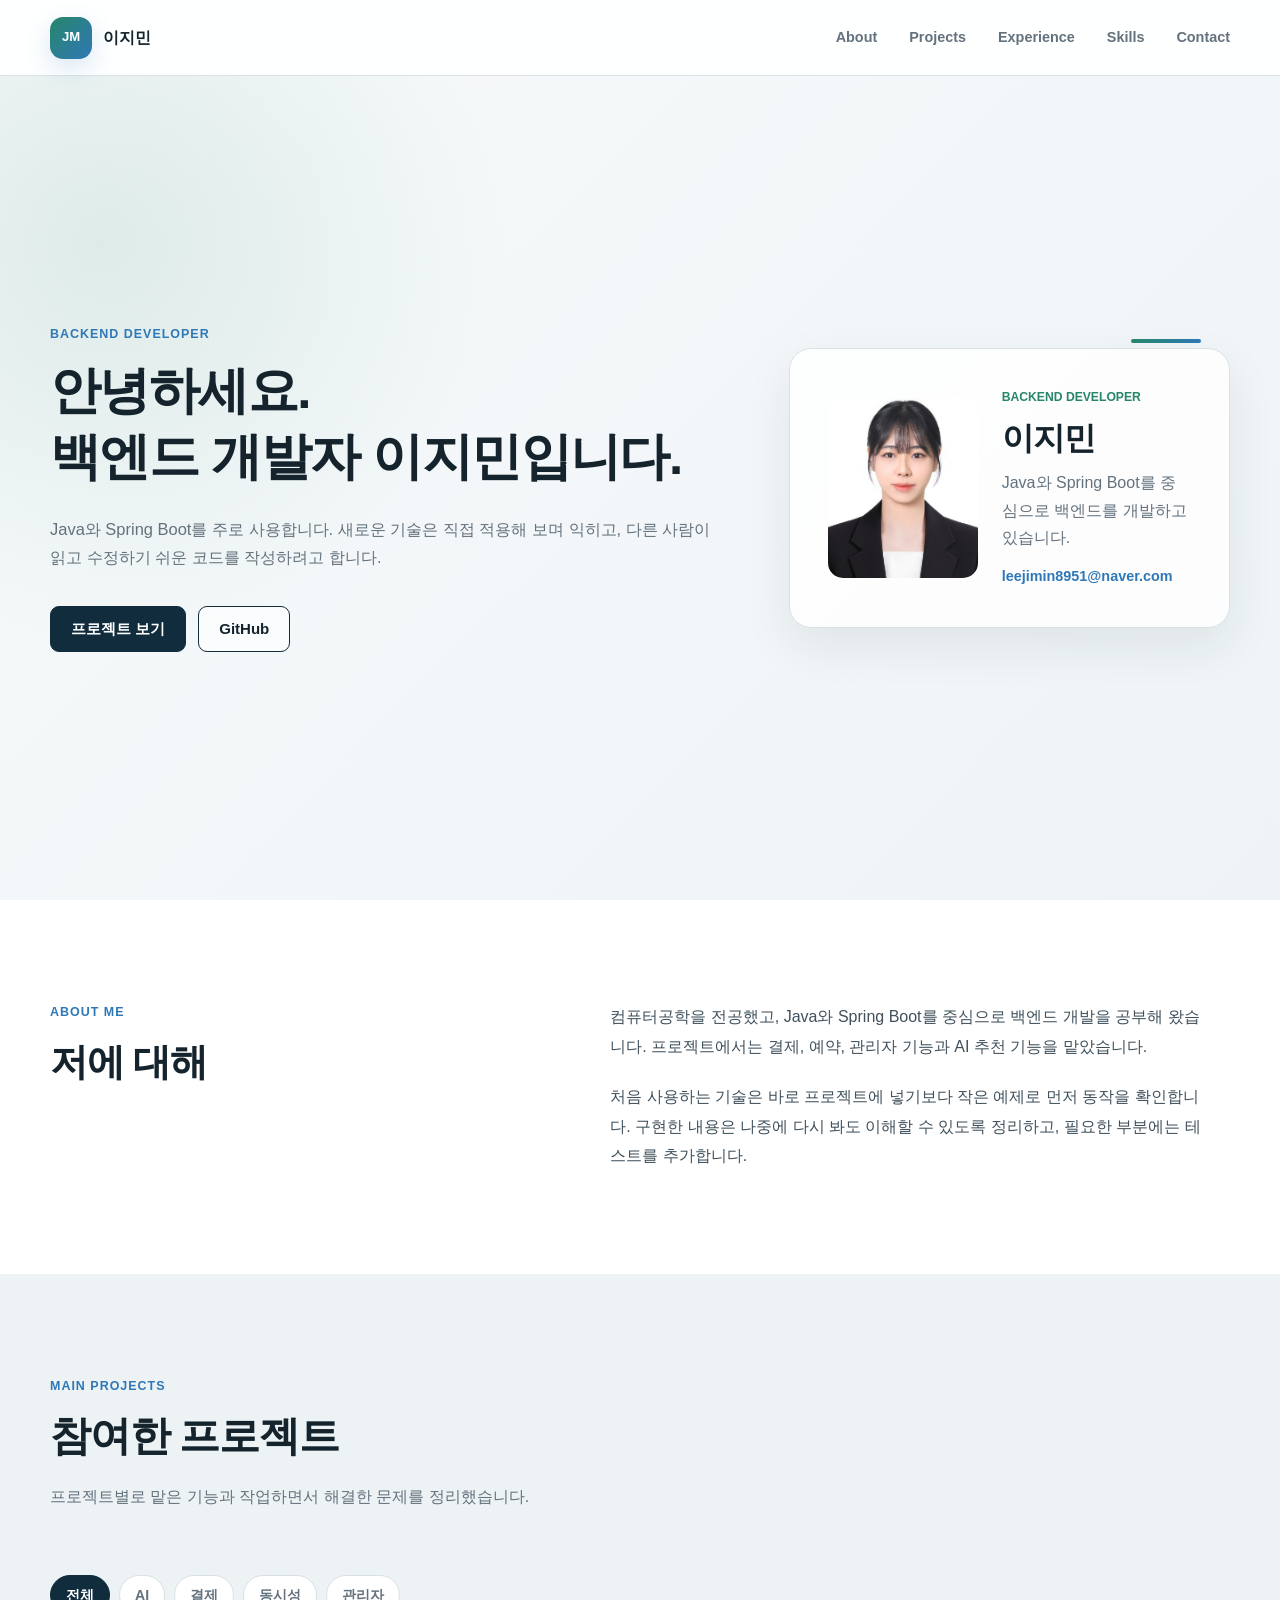
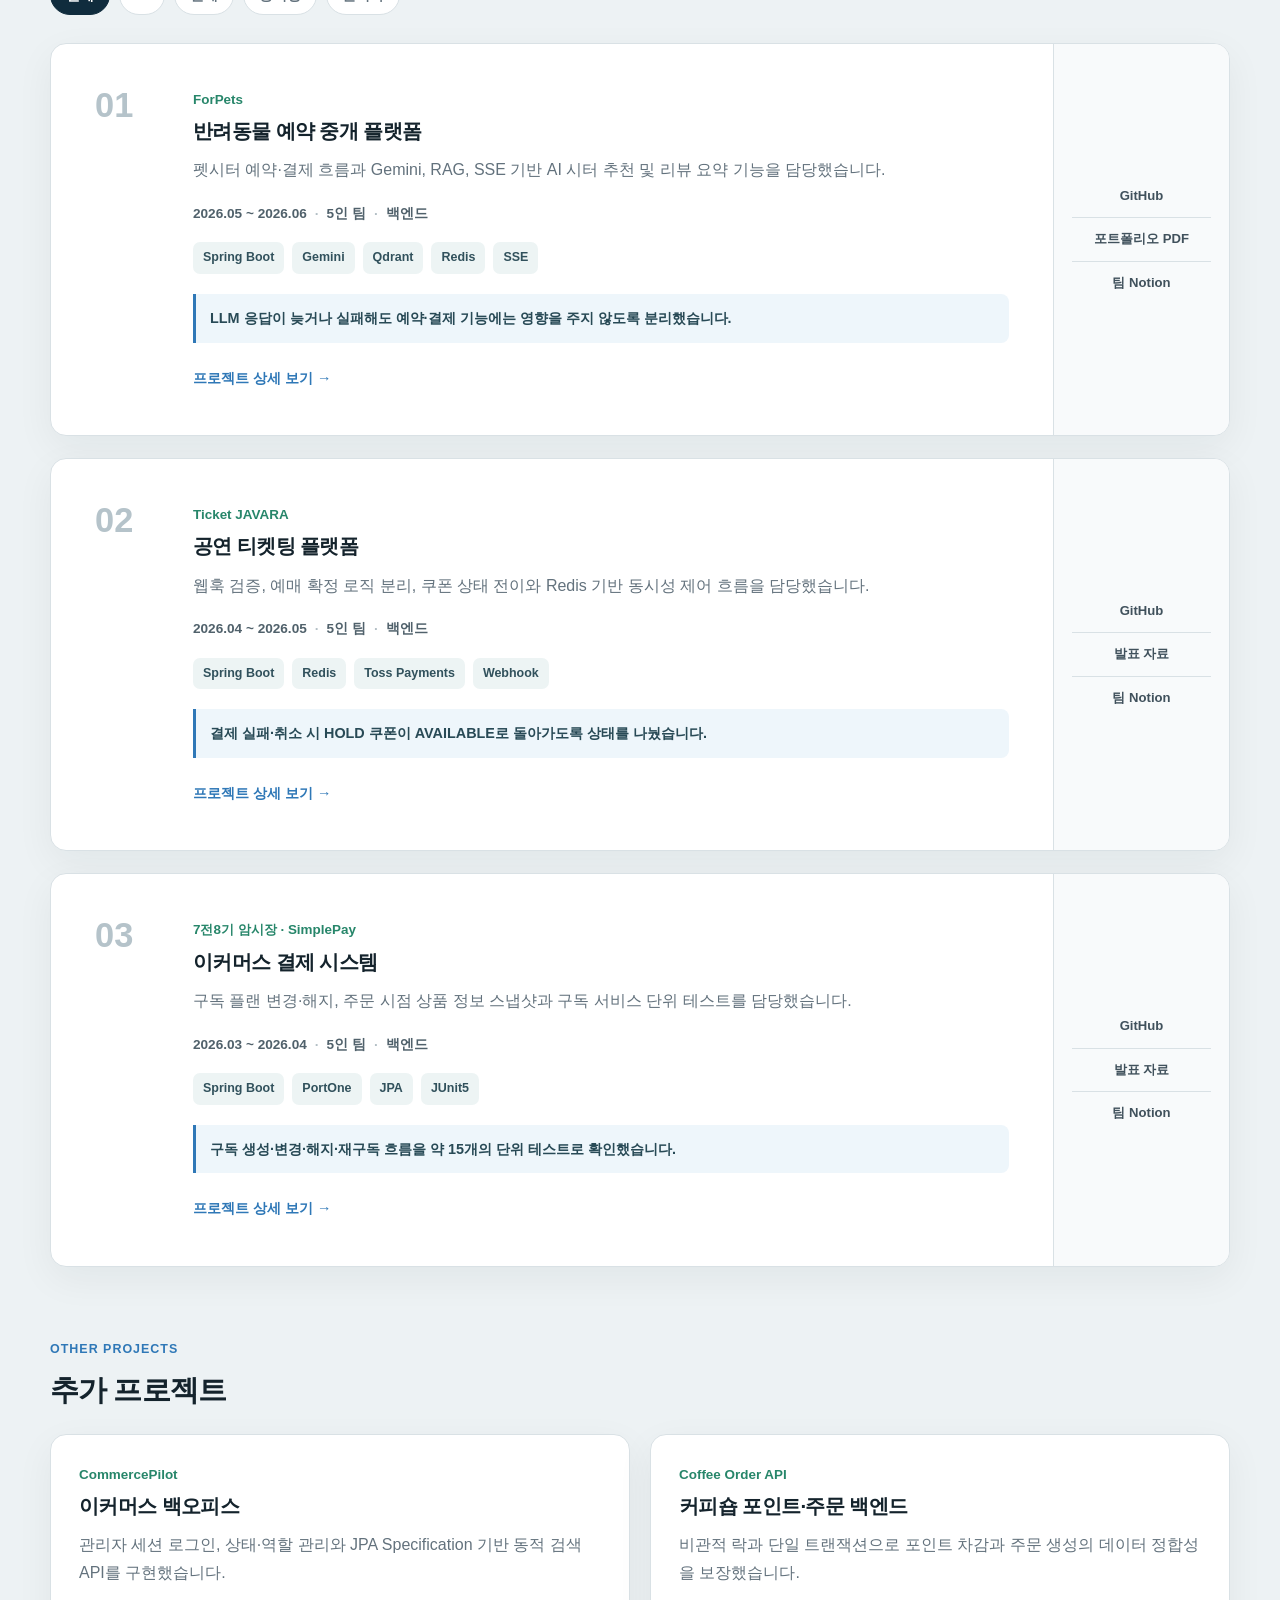
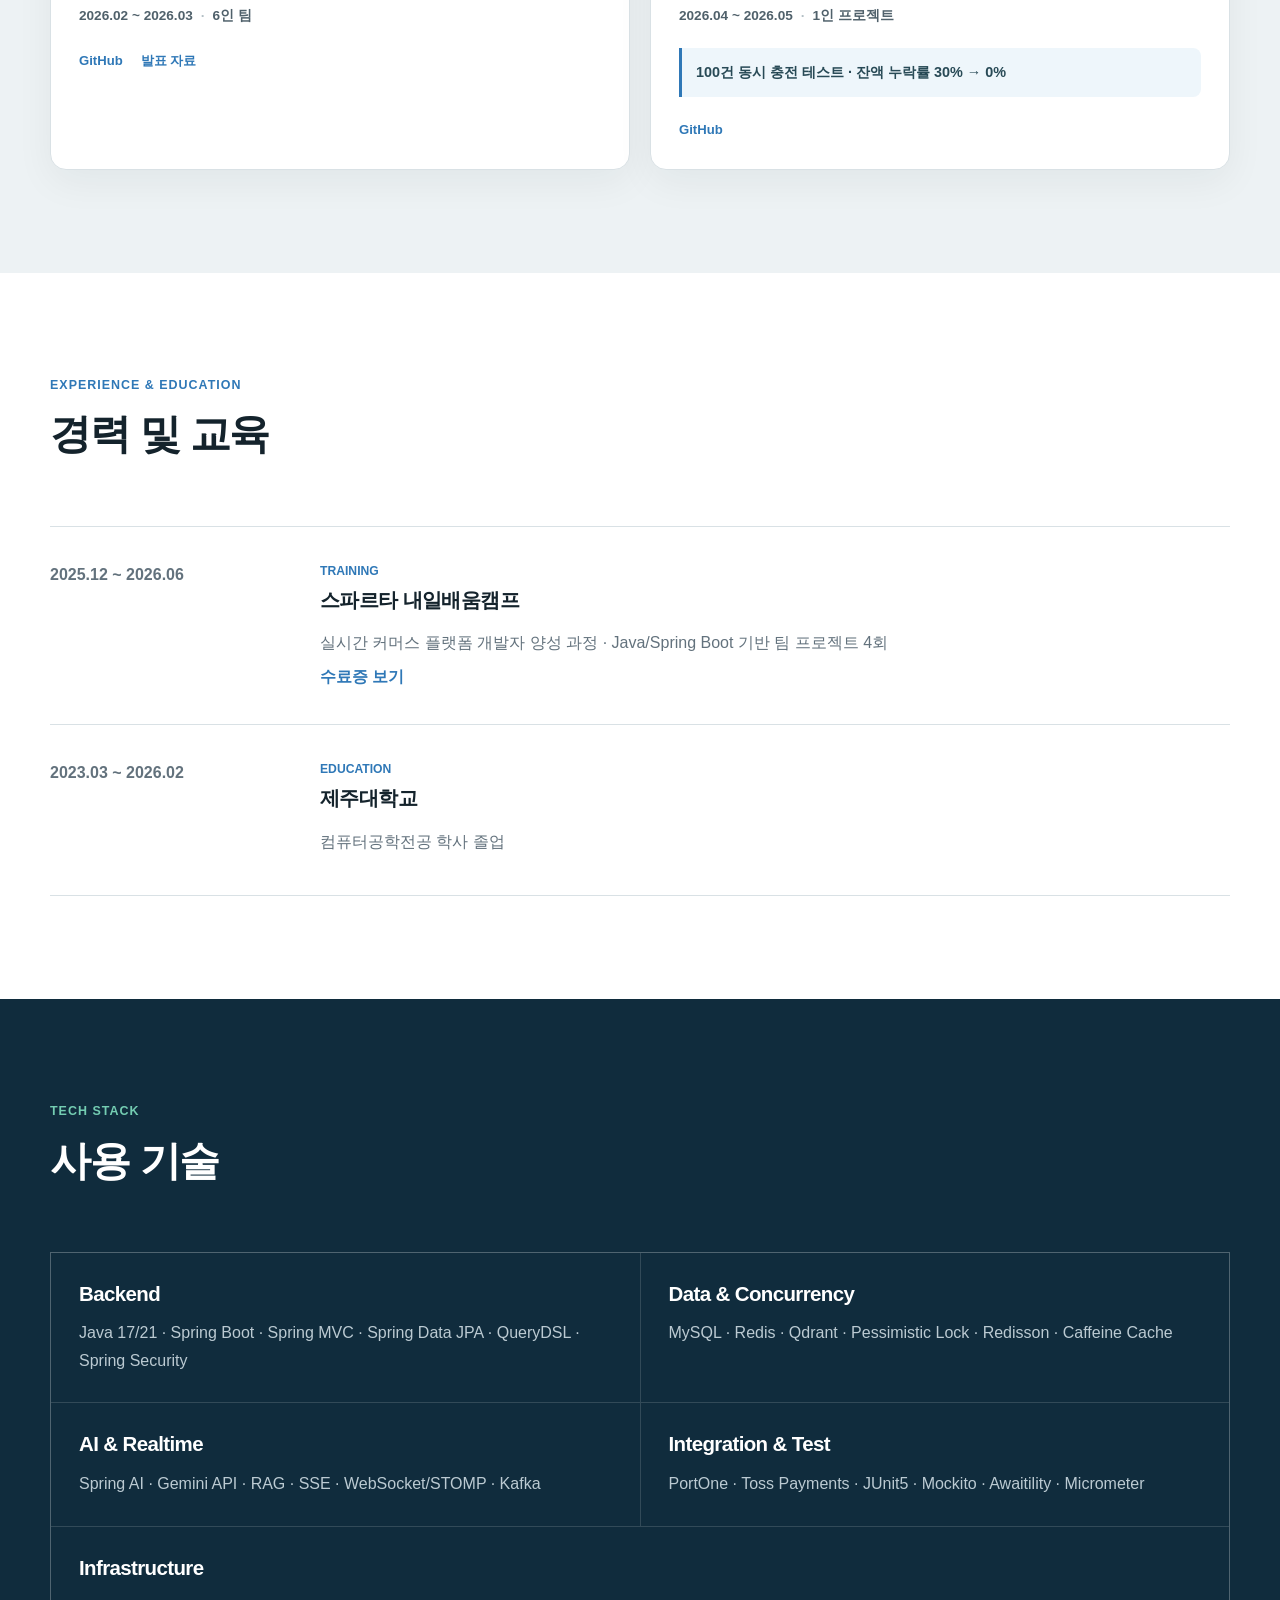
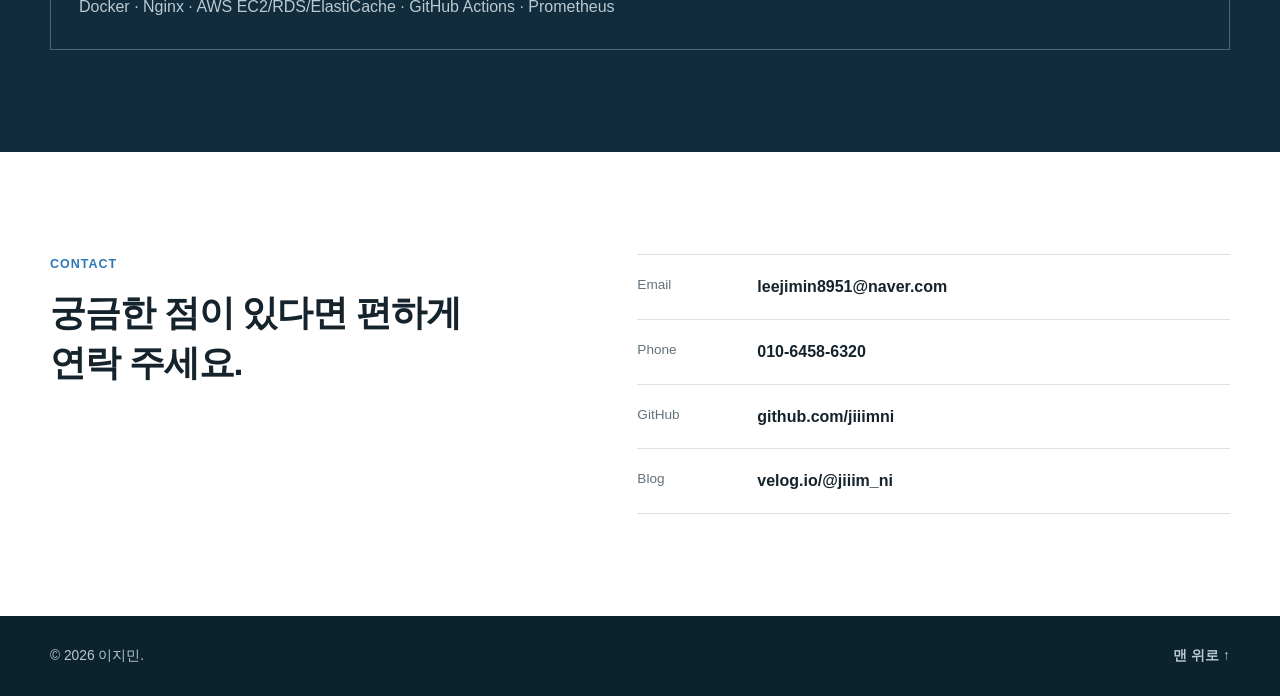
<file: index.html>
<!DOCTYPE html>
<html lang="ko">
  <head>
    <meta charset="UTF-8" />
    <meta name="viewport" content="width=device-width, initial-scale=1.0" />
    <meta
      name="description"
      content="Java와 Spring Boot를 기반으로 결제, 예약, 관리자, AI 추천 기능을 구현하는 백엔드 개발자 이지민의 포트폴리오입니다."
    />
    <title>이지민 | Backend Developer</title>
    <link rel="stylesheet" href="./styles.css" />
  </head>
  <body>
    <header class="site-header">
      <a class="brand" href="#home" aria-label="이지민 포트폴리오 홈">
        <span class="brand-mark">JM</span>
        <span class="brand-name">이지민</span>
      </a>
      <nav class="nav" aria-label="주요 메뉴">
        <a href="#about">About</a>
        <a href="#projects">Projects</a>
        <a href="#experience">Experience</a>
        <a href="#skills">Skills</a>
        <a href="#contact">Contact</a>
      </nav>
    </header>

    <main>
      <section id="home" class="hero">
        <div class="hero-copy">
          <p class="eyebrow">Backend Developer</p>
          <h1>안녕하세요.<br />백엔드 개발자 이지민입니다.</h1>
          <p class="hero-description">
            Java와 Spring Boot를 주로 사용합니다. 새로운 기술은 직접 적용해 보며 익히고,
            다른 사람이 읽고 수정하기 쉬운 코드를 작성하려고 합니다.
          </p>
          <div class="hero-actions">
            <a class="button primary" href="#projects">프로젝트 보기</a>
            <a class="button secondary" href="https://github.com/jiiimni" target="_blank" rel="noreferrer">GitHub</a>
          </div>
        </div>

        <aside class="hero-profile" aria-label="개발자 소개">
          <img src="./assets/profile.jpg" alt="이지민 프로필 사진" />
          <div>
            <p class="profile-label">Backend Developer</p>
            <h2>이지민</h2>
            <p>Java와 Spring Boot를 중심으로 백엔드를 개발하고 있습니다.</p>
            <a href="mailto:leejimin8951@naver.com">leejimin8951@naver.com</a>
          </div>
        </aside>
      </section>

      <section id="about" class="section about-section">
        <div class="section-heading">
          <p class="eyebrow">About Me</p>
          <h2>저에 대해</h2>
        </div>
        <div class="about-copy">
          <p>
            컴퓨터공학을 전공했고, Java와 Spring Boot를 중심으로 백엔드 개발을 공부해 왔습니다.
            프로젝트에서는 결제, 예약, 관리자 기능과 AI 추천 기능을 맡았습니다.
          </p>
          <p>
            처음 사용하는 기술은 바로 프로젝트에 넣기보다 작은 예제로 먼저 동작을 확인합니다.
            구현한 내용은 나중에 다시 봐도 이해할 수 있도록 정리하고, 필요한 부분에는 테스트를 추가합니다.
          </p>
        </div>
      </section>

      <section id="projects" class="section projects-section">
        <div class="section-heading wide">
          <p class="eyebrow">Main Projects</p>
          <h2>참여한 프로젝트</h2>
          <p>프로젝트별로 맡은 기능과 작업하면서 해결한 문제를 정리했습니다.</p>
        </div>

        <div class="project-toolbar" aria-label="프로젝트 필터">
          <button class="filter-button active" type="button" data-filter="all">전체</button>
          <button class="filter-button" type="button" data-filter="ai">AI</button>
          <button class="filter-button" type="button" data-filter="payment">결제</button>
          <button class="filter-button" type="button" data-filter="concurrency">동시성</button>
          <button class="filter-button" type="button" data-filter="admin">관리자</button>
        </div>

        <div class="featured-projects">
          <article class="project-card featured" data-category="ai payment">
            <a class="project-card-link" href="./projects/for-pets.html" aria-label="ForPets 프로젝트 상세 보기">
              <div class="project-number">01</div>
              <div class="project-card-body">
                <p class="project-kicker">ForPets</p>
                <h3>반려동물 예약 중개 플랫폼</h3>
                <p>펫시터 예약·결제 흐름과 Gemini, RAG, SSE 기반 AI 시터 추천 및 리뷰 요약 기능을 담당했습니다.</p>
                <ul class="project-meta">
                  <li>2026.05 ~ 2026.06</li>
                  <li>5인 팀</li>
                  <li>백엔드</li>
                </ul>
                <ul class="project-tags" aria-label="주요 기술">
                  <li>Spring Boot</li><li>Gemini</li><li>Qdrant</li><li>Redis</li><li>SSE</li>
                </ul>
                <div class="project-outcome">LLM 응답이 늦거나 실패해도 예약·결제 기능에는 영향을 주지 않도록 분리했습니다.</div>
                <span class="detail-cta">프로젝트 상세 보기 <span aria-hidden="true">→</span></span>
              </div>
            </a>
            <div class="project-resource-links" aria-label="ForPets 외부 자료">
              <a href="https://github.com/Housekeeper-for-pets" target="_blank" rel="noreferrer">GitHub</a>
              <a href="./assets/presentations/forpets-presentation.pdf" target="_blank" rel="noreferrer">포트폴리오 PDF</a>
              <a href="https://wind-swamp-aae.notion.site/8f5d6f3725378304a32481e0acdf865b" target="_blank" rel="noreferrer">팀 Notion</a>
            </div>
          </article>

          <article class="project-card featured" data-category="payment concurrency">
            <a class="project-card-link" href="./projects/ticket-javara.html" aria-label="Ticket JAVARA 프로젝트 상세 보기">
              <div class="project-number">02</div>
              <div class="project-card-body">
                <p class="project-kicker">Ticket JAVARA</p>
                <h3>공연 티켓팅 플랫폼</h3>
                <p>웹훅 검증, 예매 확정 로직 분리, 쿠폰 상태 전이와 Redis 기반 동시성 제어 흐름을 담당했습니다.</p>
                <ul class="project-meta">
                  <li>2026.04 ~ 2026.05</li>
                  <li>5인 팀</li>
                  <li>백엔드</li>
                </ul>
                <ul class="project-tags" aria-label="주요 기술">
                  <li>Spring Boot</li><li>Redis</li><li>Toss Payments</li><li>Webhook</li>
                </ul>
                <div class="project-outcome">결제 실패·취소 시 HOLD 쿠폰이 AVAILABLE로 돌아가도록 상태를 나눴습니다.</div>
                <span class="detail-cta">프로젝트 상세 보기 <span aria-hidden="true">→</span></span>
              </div>
            </a>
            <div class="project-resource-links" aria-label="Ticket JAVARA 외부 자료">
              <a href="https://github.com/6team-Plus-project-sparta" target="_blank" rel="noreferrer">GitHub</a>
              <a href="./assets/presentations/ticket-javara-presentation.pdf" target="_blank" rel="noreferrer">발표 자료</a>
              <a href="https://wind-swamp-aae.notion.site/HOT6-90bd6f372537822a8b3c01f9c7a23b39?pvs=73" target="_blank" rel="noreferrer">팀 Notion</a>
            </div>
          </article>

          <article class="project-card featured" data-category="payment">
            <a class="project-card-link" href="./projects/simplepay.html" aria-label="SimplePay 프로젝트 상세 보기">
              <div class="project-number">03</div>
              <div class="project-card-body">
                <p class="project-kicker">7전8기 암시장 · SimplePay</p>
                <h3>이커머스 결제 시스템</h3>
                <p>구독 플랜 변경·해지, 주문 시점 상품 정보 스냅샷과 구독 서비스 단위 테스트를 담당했습니다.</p>
                <ul class="project-meta">
                  <li>2026.03 ~ 2026.04</li>
                  <li>5인 팀</li>
                  <li>백엔드</li>
                </ul>
                <ul class="project-tags" aria-label="주요 기술">
                  <li>Spring Boot</li><li>PortOne</li><li>JPA</li><li>JUnit5</li>
                </ul>
                <div class="project-outcome">구독 생성·변경·해지·재구독 흐름을 약 15개의 단위 테스트로 확인했습니다.</div>
                <span class="detail-cta">프로젝트 상세 보기 <span aria-hidden="true">→</span></span>
              </div>
            </a>
            <div class="project-resource-links" aria-label="SimplePay 외부 자료">
              <a href="https://github.com/no-more-bugs-seven" target="_blank" rel="noreferrer">GitHub</a>
              <a href="./assets/presentations/simplepay-presentation.pdf" target="_blank" rel="noreferrer">발표 자료</a>
              <a href="https://wind-swamp-aae.notion.site/7-8-61cd6f3725378244ba16819e0f9d6e12?pvs=73" target="_blank" rel="noreferrer">팀 Notion</a>
            </div>
          </article>
        </div>

        <div class="other-projects-heading">
          <p class="eyebrow">Other Projects</p>
          <h3>추가 프로젝트</h3>
        </div>
        <div class="other-projects">
          <article class="project-card compact" data-category="admin">
            <div class="project-card-body">
              <p class="project-kicker">CommercePilot</p>
              <h3>이커머스 백오피스</h3>
              <p>관리자 세션 로그인, 상태·역할 관리와 JPA Specification 기반 동적 검색 API를 구현했습니다.</p>
              <ul class="project-meta"><li>2026.02 ~ 2026.03</li><li>6인 팀</li></ul>
              <div class="project-resource-links">
                <a href="https://github.com/sprt-team4th-project" target="_blank" rel="noreferrer">GitHub</a>
                <a href="./assets/presentations/commerce-pilot-presentation.pdf" target="_blank" rel="noreferrer">발표 자료</a>
              </div>
            </div>
          </article>

          <article class="project-card compact" data-category="concurrency payment">
            <div class="project-card-body">
              <p class="project-kicker">Coffee Order API</p>
              <h3>커피숍 포인트·주문 백엔드</h3>
              <p>비관적 락과 단일 트랜잭션으로 포인트 차감과 주문 생성의 데이터 정합성을 보장했습니다.</p>
              <ul class="project-meta"><li>2026.04 ~ 2026.05</li><li>1인 프로젝트</li></ul>
              <div class="metric-inline"><strong>100건</strong> 동시 충전 테스트 · 잔액 누락률 <strong>30% → 0%</strong></div>
              <div class="project-resource-links">
                <a href="https://github.com/jiiimni/sparta-spring-CH6" target="_blank" rel="noreferrer">GitHub</a>
              </div>
            </div>
          </article>
        </div>
      </section>

      <section id="experience" class="section experience-section">
        <div class="section-heading">
          <p class="eyebrow">Experience & Education</p>
          <h2>경력 및 교육</h2>
        </div>
        <div class="timeline">
          <article class="timeline-item">
            <p class="timeline-period">2025.12 ~ 2026.06</p>
            <div><p class="timeline-type">Training</p><h3>스파르타 내일배움캠프</h3><p>실시간 커머스 플랫폼 개발자 양성 과정 · Java/Spring Boot 기반 팀 프로젝트 4회</p><a href="./assets/certificates/sparta-certificate.pdf" target="_blank" rel="noreferrer">수료증 보기</a></div>
          </article>
          <article class="timeline-item">
            <p class="timeline-period">2023.03 ~ 2026.02</p>
            <div><p class="timeline-type">Education</p><h3>제주대학교</h3><p>컴퓨터공학전공 학사 졸업</p></div>
          </article>
        </div>
      </section>

      <section id="skills" class="section skills-section">
        <div class="section-heading">
          <p class="eyebrow">Tech Stack</p>
          <h2>사용 기술</h2>
        </div>
        <div class="skills-grid">
          <article><h3>Backend</h3><p>Java 17/21 · Spring Boot · Spring MVC · Spring Data JPA · QueryDSL · Spring Security</p></article>
          <article><h3>Data & Concurrency</h3><p>MySQL · Redis · Qdrant · Pessimistic Lock · Redisson · Caffeine Cache</p></article>
          <article><h3>AI & Realtime</h3><p>Spring AI · Gemini API · RAG · SSE · WebSocket/STOMP · Kafka</p></article>
          <article><h3>Integration & Test</h3><p>PortOne · Toss Payments · JUnit5 · Mockito · Awaitility · Micrometer</p></article>
          <article><h3>Infrastructure</h3><p>Docker · Nginx · AWS EC2/RDS/ElastiCache · GitHub Actions · Prometheus</p></article>
        </div>
      </section>

      <section id="contact" class="section contact-section">
        <div>
          <p class="eyebrow">Contact</p>
          <h2>궁금한 점이 있다면 편하게 연락 주세요.</h2>
        </div>
        <div class="contact-list">
          <a href="mailto:leejimin8951@naver.com"><span>Email</span><strong>leejimin8951@naver.com</strong></a>
          <a href="tel:01064586320"><span>Phone</span><strong>010-6458-6320</strong></a>
          <a href="https://github.com/jiiimni" target="_blank" rel="noreferrer"><span>GitHub</span><strong>github.com/jiiimni</strong></a>
          <a href="https://velog.io/@jiiim_ni/posts" target="_blank" rel="noreferrer"><span>Blog</span><strong>velog.io/@jiiim_ni</strong></a>
        </div>
      </section>
    </main>

    <footer class="footer"><p>© 2026 이지민.</p><a href="#home">맨 위로 ↑</a></footer>
    <script src="./script.js"></script>
  </body>
</html>
</file>
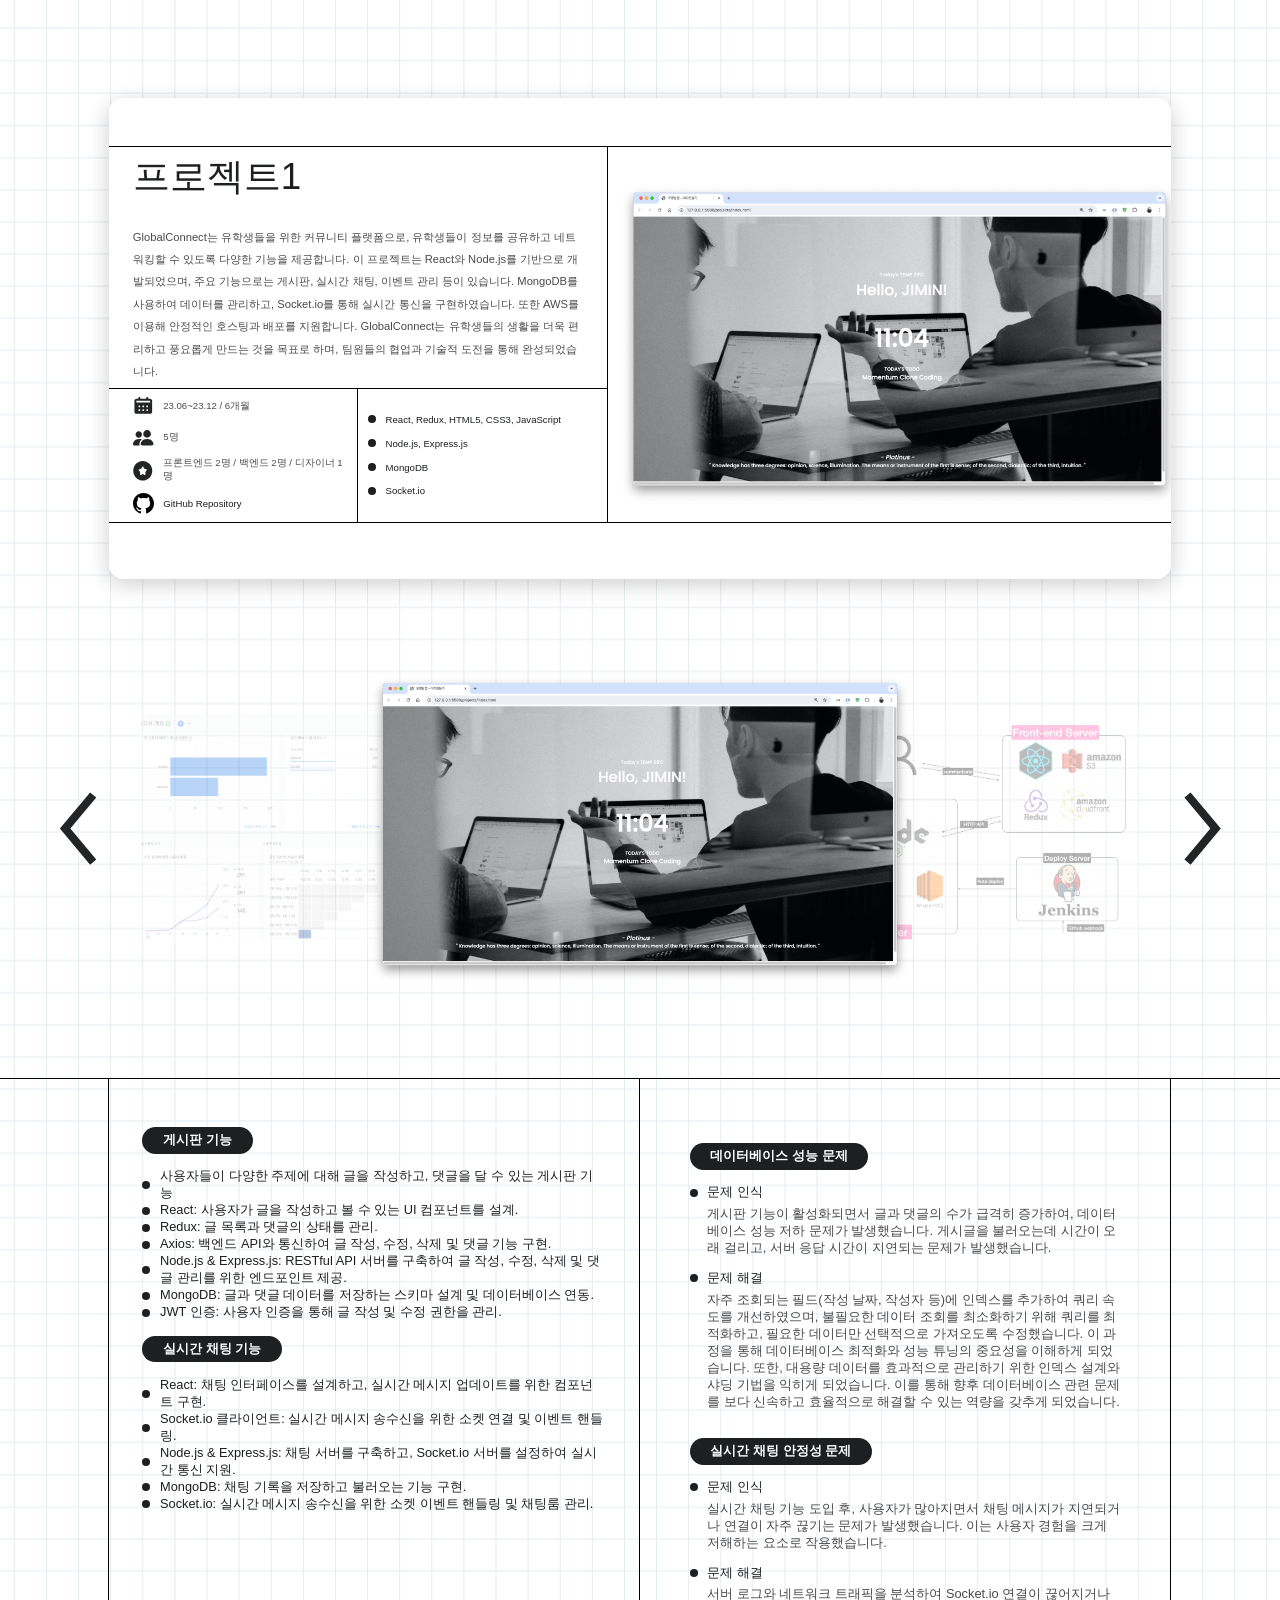
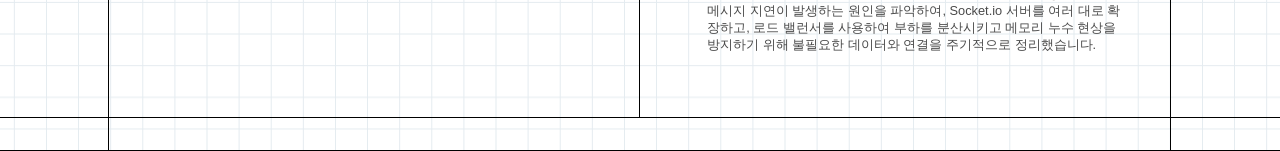
<file: project.html>
<!DOCTYPE html>
<html lang="ko">

<head>
    <meta charset="UTF-8" />
    <meta name="viewport" content="width=device-width, initial-scale=1.0" />
    <meta property="og:type" content="website" />
    <meta property="og:url" content="https://scccurri.github.io/portfolio/index.html" />
    <meta property="og:title" content="김르탄 이력서" />
    <meta property="og:image" content="image/OGimage.png" />
    <meta property="og:description" content="김르탄 이력서입니다." />
    <meta property="og:site_name" content="SCC Portfolio" />
    <meta property="og:locale" content="en_US" />
    <meta property="og:image:width" content="1200" />
    <meta property="og:image:height" content="630" />

    <title>김르탄 이력서</title>
    <style>
        :root {
            --main-bg-color: #fff;
            --main-font-color: #1d1f20;
            font-family: "NanumSquareOTF-Regular", Helvetica;
            font-weight: 400;
            --card-margin: 6.1rem 6.8rem 0;
            --card-height: 30.1rem;
            --card-border-radius: 0.9rem;
            --text-color-secondary: #4a4a4a;
        }

        body {
            margin: 0;
            background-image: url("image/bg.png");
            background-size: cover;
            background-position: center;
            background-repeat: no-repeat;
            background-attachment: scroll;
            overflow-x: hidden;
        }

        .project-card {
            margin: var(--card-margin);
            height: var(--card-height);
            border-radius: var(--card-border-radius);
            background: var(--main-bg-color);
            box-shadow: 0 0.3rem 1.3rem 0 rgba(0, 0, 0, 0.2);
            display: grid;
            grid-template-areas:
                "top top top"
                "name name image"
                "icons tool image"
                "bottom bottom bottom";
            grid-template-rows: 3.1rem 15.1rem 8.3rem 3.1rem;
            grid-template-columns: 15.6rem 15.6rem 1fr;
            overflow: hidden;
        }

        .project-card>* {
            background-color: var(--main-bg-color);
            border-right: 1px solid #000;
            border-bottom: 1px solid #000;
        }

        .project-card::before,
        .project-card::after {
            content: "";
            background-color: var(--main-bg-color);
        }

        .project-card::before {
            grid-area: top;
            border-bottom: 1px solid #000;
        }

        .project-card::after {
            grid-area: bottom;
            border-top: 1px solid #000;
            border-bottom: none;
        }

        .project-card-name {
            grid-area: name;
            padding: 0 1.5rem;
            display: flex;
            flex-direction: column;
            justify-content: center;
            gap: 1.5rem;
            border-left: none;
        }

        .project-card-image {
            grid-area: image;
            padding: 0.6rem;
            border-right: none;
            border-bottom: none;
            width: 100%;
            height: 100%;
            display: flex;
            align-items: center;
            justify-content: center;
            overflow: hidden;
        }

        .project-image {
            max-width: 100%;
            max-height: 100%;
            object-fit: contain;
        }

        .project-card-icons {
            grid-area: icons;
            padding: 0.6rem;
            border-left: none;
            display: flex;
            flex-direction: column;
            justify-content: center;
            padding-left: 1.5rem;
            border-bottom: none;
            gap: 0.6rem;
        }

        .project-row,
        .project-github-link {
            display: flex;
            align-items: center;
            gap: 0.6rem;
        }

        .project-github-link a {
            color: var(--main-font-color);
            font-size: 0.6rem;
            text-decoration: none;
        }

        .project-github-link a:hover {
            text-decoration: underline;
        }

        .project-icon {
            width: 1.3rem;
            height: 1.3rem;
        }

        .project-content-detail {
            font-size: 0.6rem;
        }

        .project-card-tool {
            grid-area: tool;
            padding: 0.6rem;
            display: flex;
            flex-direction: column;
            justify-content: center;
            gap: 0.8rem;
            border-bottom: none;
        }

        .project-title {
            color: var(--main-font-color);
            font-size: 2.3rem;
            line-height: normal;
        }

        .project-content {
            color: var(--text-color-secondary);
            font-size: 0.7rem;
            line-height: 1.4rem;
        }

        .project-content-detail {
            color: var(--text-color-secondary);
            font-size: 0.6rem;
            line-height: normal;
        }

        .project-tool-detail {
            color: var(--main-font-color);
            font-size: 0.6rem;
            line-height: normal;
        }

        .project-tool-point {
            width: 0.5rem;
            height: 0.5rem;
        }

        .project-pictures {
            display: flex;
            justify-content: center;
            align-items: center;
            position: relative;
            margin: 3.1rem;
            overflow: hidden;
            height: 25rem;
        }

        .project-picture-wrapper {
            display: flex;
            justify-content: center;
            align-items: center;
            width: 100%;
            height: 100%;
            position: relative;
        }

        .project-picture {
            position: absolute;
            transition: all 0.5s ease-in-out;
            width: 34rem;
            height: 19.1rem;
        }

        .project-picture.side {
            transform: scale(0.75) translateX(-50%);
            z-index: 1;
            opacity: 0.3;
        }

        .project-picture.side.right {
            transform: scale(0.75) translateX(50%);
        }

        .project-picture.center {
            z-index: 2;
            transform: scale(1) translateX(0);
            opacity: 1;
        }

        .project-div-image {
            width: 100%;
            height: 100%;
            display: block;
            border-radius: 0.9rem;
            object-fit: cover;
        }

        .project-prev,
        .project-next {
            position: absolute;
            cursor: pointer;
            z-index: 3;
        }

        .project-prev {
            left: 0.6rem;
        }

        .project-next {
            right: 0.6rem;
        }

        .detail-card {
            border-top: 1px solid #000;
            display: grid;
            grid-template-areas:
                "a list ts b"
                "c d d e";
            grid-template-columns: 6.8rem 1fr 1fr 6.8rem;
            grid-template-rows: min-content 2.1rem;
            overflow: hidden;
        }

        .detail-card>* {
            border-right: 1px solid #000;
            border-bottom: 1px solid #000;
        }

        .detail-card-a {
            grid-area: a;
        }

        .detail-card-b {
            grid-area: b;
            border-right: none;
        }

        .detail-card-c {
            grid-area: c;
        }

        .detail-card-d {
            grid-area: d;
        }

        .detail-card-e {
            grid-area: e;
            border-right: none;
        }

        .detail-card-list {
            grid-area: list;
            padding: 2.1rem;
            border-right: 1px solid #000;
            overflow: hidden;
        }

        .detail-card-wrapper {
            display: flex;
            flex-direction: column;
        }

        .detail-card-title {
            color: var(--main-font-color);
            font-size: 1.1rem;
            font-weight: bold;
            margin-bottom: 1rem;
            display: inline-block;
            white-space: nowrap;
            overflow: hidden;
            text-overflow: ellipsis;
            max-width: 100%;
        }

        .detail-card-ts {
            grid-area: ts;
            padding: 3.1rem;
            font-size: 0.8rem;
            display: flex;
            flex-direction: column;
            justify-content: center;
        }

        .detail-card-title {
            display: inline-flex;
            padding: 0.3rem 1.3rem;
            justify-content: center;
            align-items: center;
            gap: 0.8rem;
            border-radius: 1.8rem;
            font-size: 0.8rem;
            background: var(--main-font-color);
            color: white;
            width: fit-content;
            margin: 0.9rem 0;
        }

        .project-card-detail {
            color: var(--main-font-color);
            font-size: 0.8rem;
            line-height: normal;
        }

        .project-card-ex {
            color: var(--text-color-secondary);
            font-family: var(--font-family-main);
            font-size: 0.8rem;
            line-height: normal;
            margin: 0.3rem 0 0.8rem 1.1rem;
        }

        @media (max-width: 64rem) {
            .project-card {
                margin: 3rem;
                height: auto;
                grid-template-areas:
                    "top top"
                    "name image"
                    "icons tool"
                    "bottom bottom";
                grid-template-columns: 1fr 1fr;
                grid-template-rows: auto;
            }
        }

        @media (max-width: 48rem) {
            .project-card {
                margin: 1.3rem;
                grid-template-areas:
                    "image"
                    "name"
                    "icons"
                    "tool";
                grid-template-rows: auto auto auto auto;
                grid-template-columns: 1fr;
                height: auto;
            }

            .project-card-image {
                grid-area: image;
                width: 100%;
                height: auto;
            }

            .project-card-name {
                grid-area: name;
                padding: 1rem;
            }

            .project-content {
                padding: 0 1rem;
                font-size: 0.9rem;
                line-height: 1.5;
            }

            .project-card-icons {
                grid-area: icons;
            }

            .project-card-tool {
                grid-area: tool;
            }

            .project-card-name,
            .project-card-image,
            .project-card-icons,
            .project-card-tool {
                padding: 0.6rem;
                border-right: none;
                border-bottom: 1px solid #000;
            }

            .project-card-tool {
                border-bottom: none;
            }

            .project-card-icons,
            .project-card-tool {
                flex-direction: column;
                align-items: flex-start;
                gap: 0.8rem;
            }

            .project-row {
                width: 100%;
            }

            .project-pictures {
                margin: 1.5rem;
            }

            .project-picture-wrapper {
                width: 100%;
            }

            .project-div-image {
                width: 80%;
                height: auto;
                display: block;
                margin: 0 auto;
                border-radius: 0.9rem;
            }

            .project-picture.side {
                display: none;
            }

            .project-picture.center {
                display: flex;
                justify-content: center;
                align-items: center;
                width: 100%;
                height: auto;
            }

            .detail-card {
                grid-template-areas:
                    "a list b"
                    "c ts d"
                    "e e e";
                grid-template-columns: 1rem 1fr 1rem;
                grid-template-rows: auto auto 2.1rem;
            }

            .detail-card-d {
                grid-area: d;
                border-right: none;
            }

            .detail-card-list,
            .detail-card-ts {
                padding: 1.5rem;
            }
        }

        a:focus,
        button:focus,
        input:focus,
        select:focus,
        textarea:focus {
            outline: 2px solid var(--highlight-color);
            outline-offset: 2px;
        }

        .project-content,
        .project-content-detail,
        .project-card-ex {
            color: var(--text-color-secondary);
            font-size: 0.8rem;
            line-height: normal;
        }

        .project-content {
            font-size: 0.7rem;
            line-height: 1.4rem;
        }

        .project-content-detail {
            font-size: 0.6rem;
        }
    </style>
</head>

<body>
    <div class="background">
        <div class="project-card">
            <div class="project-card-name">
                <div class="project-title">프로젝트1</div>
                <div class="project-content">
                    GlobalConnect는 유학생들을 위한 커뮤니티 플랫폼으로, 유학생들이 정보를 공유하고 네트워킹할 수 있도록 다양한 기능을 제공합니다. 이 프로젝트는 React와
                    Node.js를 기반으로 개발되었으며, 주요 기능으로는 게시판, 실시간 채팅, 이벤트 관리 등이 있습니다. MongoDB를 사용하여 데이터를 관리하고, Socket.io를 통해
                    실시간 통신을 구현하였습니다. 또한 AWS를 이용해 안정적인 호스팅과 배포를 지원합니다. GlobalConnect는 유학생들의 생활을 더욱 편리하고 풍요롭게 만드는 것을 목표로
                    하며, 팀원들의 협업과 기술적 도전을 통해 완성되었습니다.
                </div>
            </div>
            <div class="project-card-image">
                <img src="image/p1.png" class="project-image" />
            </div>
            <div class="project-card-icons">
                <div class="project-row">
                    <img src="image/period.svg" class="project-icon" />
                    <div class="project-content-detail">23.06~23.12 / 6개월</div>
                </div>
                <div class="project-row">
                    <img src="image/people.svg" class="project-icon" />
                    <div class="project-content-detail">5명</div>
                </div>
                <div class="project-row">
                    <img src="image/role.svg" class="project-icon" />
                    <div class="project-content-detail">프론트엔드 2명 / 백엔드 2명 / 디자이너 1명</div>
                </div>
                <div class="project-github-link">
                    <img src="image/github.svg" class="project-icon" />
                    <a href="https://github.com/username/repository" target="_blank" rel="noopener noreferrer">GitHub
                        Repository</a>
                </div>
            </div>
            <div class="project-card-tool">
                <div class="project-row">
                    <img src="image/point.svg" class="project-tool-point" />
                    <div class="project-tool-detail">React, Redux, HTML5, CSS3, JavaScript</div>
                </div>
                <div class="project-row">
                    <img src="image/point.svg" class="project-tool-point" />
                    <div class="project-tool-detail">Node.js, Express.js</div>
                </div>
                <div class="project-row">
                    <img src="image/point.svg" class="project-tool-point" />
                    <div class="project-tool-detail">MongoDB</div>
                </div>
                <div class="project-row">
                    <img src="image/point.svg" class="project-tool-point" />
                    <div class="project-tool-detail">Socket.io</div>
                </div>
            </div>
        </div>
        <div class="project-pictures">
            <img class="project-prev" src="image/prev.svg" onclick="moveImages('prev')" />
            <div class="project-picture-wrapper">
                <div class="project-picture side" id="image1">
                    <img src="image/p1.png" class="project-div-image" />
                </div>
                <div class="project-picture center" id="image2">
                    <img src="image/p1-detail1.png" class="project-div-image" />
                </div>
                <div class="project-picture side" id="image3">
                    <img src="image/p1-detail2.png" class="project-div-image" />
                </div>
            </div>
            <img class="project-next" src="image/next.svg" onclick="moveImages('next')" />
        </div>
        <div class="detail-card">
            <div class="detail-card-a"></div>
            <div class="detail-card-b"></div>
            <div class="detail-card-c"></div>
            <div class="detail-card-d"></div>
            <div class="detail-card-e"></div>
            <div class="detail-card-list">
                <div class="detail-card-wrapper">
                    <div class="detail-card-title">게시판 기능</div>
                    <div class="project-row">
                        <img src="image/point.svg" class="project-tool-point" />
                        <div class="project-card-detail">사용자들이 다양한 주제에 대해 글을 작성하고, 댓글을 달 수 있는 게시판 기능</div>
                    </div>
                    <div class="project-row">
                        <img src="image/point.svg" class="project-tool-point" />
                        <div class="project-card-detail">React: 사용자가 글을 작성하고 볼 수 있는 UI 컴포넌트를 설계.</div>
                    </div>
                    <div class="project-row">
                        <img src="image/point.svg" class="project-tool-point" />
                        <div class="project-card-detail">Redux: 글 목록과 댓글의 상태를 관리.</div>
                    </div>
                    <div class="project-row">
                        <img src="image/point.svg" class="project-tool-point" />
                        <div class="project-card-detail">Axios: 백엔드 API와 통신하여 글 작성, 수정, 삭제 및 댓글 기능 구현.</div>
                    </div>
                    <div class="project-row">
                        <img src="image/point.svg" class="project-tool-point" />
                        <div class="project-card-detail">Node.js & Express.js: RESTful API 서버를 구축하여 글 작성, 수정, 삭제 및 댓글
                            관리를 위한 엔드포인트 제공.</div>
                    </div>
                    <div class="project-row">
                        <img src="image/point.svg" class="project-tool-point" />
                        <div class="project-card-detail">MongoDB: 글과 댓글 데이터를 저장하는 스키마 설계 및 데이터베이스 연동.</div>
                    </div>
                    <div class="project-row">
                        <img src="image/point.svg" class="project-tool-point" />
                        <div class="project-card-detail">JWT 인증: 사용자 인증을 통해 글 작성 및 수정 권한을 관리.</div>
                    </div>
                    <div class="detail-card-title">실시간 채팅 기능</div>
                    <div class="project-row">
                        <img src="image/point.svg" class="project-tool-point" />
                        <div class="project-card-detail">React: 채팅 인터페이스를 설계하고, 실시간 메시지 업데이트를 위한 컴포넌트 구현.</div>
                    </div>
                    <div class="project-row">
                        <img src="image/point.svg" class="project-tool-point" />
                        <div class="project-card-detail">Socket.io 클라이언트: 실시간 메시지 송수신을 위한 소켓 연결 및 이벤트 핸들링.</div>
                    </div>
                    <div class="project-row">
                        <img src="image/point.svg" class="project-tool-point" />
                        <div class="project-card-detail">Node.js & Express.js: 채팅 서버를 구축하고, Socket.io 서버를 설정하여 실시간 통신
                            지원.</div>
                    </div>
                    <div class="project-row">
                        <img src="image/point.svg" class="project-tool-point" />
                        <div class="project-card-detail">MongoDB: 채팅 기록을 저장하고 불러오는 기능 구현.</div>
                    </div>
                    <div class="project-row">
                        <img src="image/point.svg" class="project-tool-point" />
                        <div class="project-card-detail">Socket.io: 실시간 메시지 송수신을 위한 소켓 이벤트 핸들링 및 채팅룸 관리.</div>
                    </div>
                </div>
            </div>
            <div class="detail-card-ts">
                <div class="detail-card-title">데이터베이스 성능 문제</div>
                <div class="project-row">
                    <img src="image/point.svg" class="project-tool-point" />
                    <div class="project-card-detail">문제 인식</div>
                </div>
                <div class="project-card-ex">게시판 기능이 활성화되면서 글과 댓글의 수가 급격히 증가하여, 데이터베이스 성능 저하 문제가 발생했습니다. 게시글을 불러오는데 시간이
                    오래 걸리고, 서버 응답 시간이 지연되는 문제가 발생했습니다.

                </div>

                <div class="project-row">
                    <img src="image/point.svg" class="project-tool-point" />
                    <div class="project-card-detail">문제 해결</div>
                </div>
                <div class="project-card-ex">자주 조회되는 필드(작성 날짜, 작성자 등)에 인덱스를 추가하여 쿼리 속도를 개선하였으며, 불필요한 데이터 조회를 최소화하기 위해
                    쿼리를 최적화하고, 필요한 데이터만 선택적으로 가져오도록 수정했습니다. 이 과정을 통해 데이터베이스 최적화와 성능 튜닝의 중요성을 이해하게 되었습니다. 또한, 대용량 데이터를
                    효과적으로 관리하기 위한 인덱스 설계와 샤딩 기법을 익히게 되었습니다. 이를 통해 향후 데이터베이스 관련 문제를 보다 신속하고 효율적으로 해결할 수 있는 역량을 갖추게 되었습니다.
                </div>
                <div class="detail-card-title">실시간 채팅 안정성 문제</div>
                <div class="project-row">
                    <img src="image/point.svg" class="project-tool-point" />
                    <div class="project-card-detail">문제 인식</div>
                </div>
                <div class="project-card-ex">실시간 채팅 기능 도입 후, 사용자가 많아지면서 채팅 메시지가 지연되거나 연결이 자주 끊기는 문제가 발생했습니다. 이는 사용자 경험을
                    크게 저해하는 요소로 작용했습니다.</div>

                <div class="project-row">
                    <img src="image/point.svg" class="project-tool-point" />
                    <div class="project-card-detail">문제 해결</div>
                </div>
                <div class="project-card-ex">서버 로그와 네트워크 트래픽을 분석하여 Socket.io 연결이 끊어지거나 메시지 지연이 발생하는 원인을 파악하여, Socket.io
                    서버를 여러 대로 확장하고, 로드 밸런서를 사용하여 부하를 분산시키고 메모리 누수 현상을 방지하기 위해 불필요한 데이터와 연결을 주기적으로 정리했습니다. </div>

            </div>
        </div>
    </div>
    </div>
    <script>
        document.addEventListener("DOMContentLoaded", function () {
            if (document.getElementById("image1")) {
                updateImages();
            }
        });

        function getUrlParameter(name) {
            const url = window.location.href;
            const param = url.match(new RegExp(`[?&]${name}=([^&]*)`));
            return param && param[1];
        }

        let currentImageIndex = 0;
        const projectImages = {
            project1: ["p1.png", "p1-detail1.png", "p1-detail2.png"],
            project2: ["p2.png", "p2-detail1.png", "p2-detail2.png"],
        };

        function updateImages(isAnimating) {
            const images = document.querySelectorAll(".project-picture");
            const isMobile = window.innerWidth <= 768;

            images.forEach((image, index) => {
                const position = (index - currentImageIndex + 3) % 3;

                if (position === 0) {
                    image.className = `project-picture center ${isAnimating ? "animating" : ""
                        }`;
                    image.style.left = isMobile ? "0" : "50%";
                    image.style.transform = isMobile ? "none" : "translate(-50%, 0) scale(1)";
                } else if (position === 1) {
                    image.className = `project-picture side right ${isAnimating ? "animating" : ""
                        }`;
                    image.style.left = isMobile ? "0" : "75%";
                    image.style.transform = isMobile
                        ? "none"
                        : "translate(-50%, 0) scale(0.75)";
                } else {
                    image.className = `project-picture side ${isAnimating ? "animating" : ""
                        }`;
                    image.style.left = isMobile ? "0" : "25%";
                    image.style.transform = isMobile
                        ? "none"
                        : "translate(-50%, 0) scale(0.75)";
                }

                image.style.opacity = position === 0 ? "1" : "0.3";
                image.style.zIndex = position === 0 ? "2" : "1";
            });
        }

        function moveImages(direction) {
            const isMobile = window.innerWidth <= 768;

            if (!isMobile) {
                const wrapper = document.querySelector(".project-picture-wrapper");
                wrapper.style.transition = "transform 0.5s ease-in-out";
            }

            if (direction === "next") {
                currentImageIndex = (currentImageIndex + 1) % 3;
            } else if (direction === "prev") {
                currentImageIndex = (currentImageIndex - 1 + 3) % 3;
            }

            updateImages(true);

            setTimeout(() => {
                updateImages(false);
            }, 500);
        }

    </script>
</body>

</html>
</file>
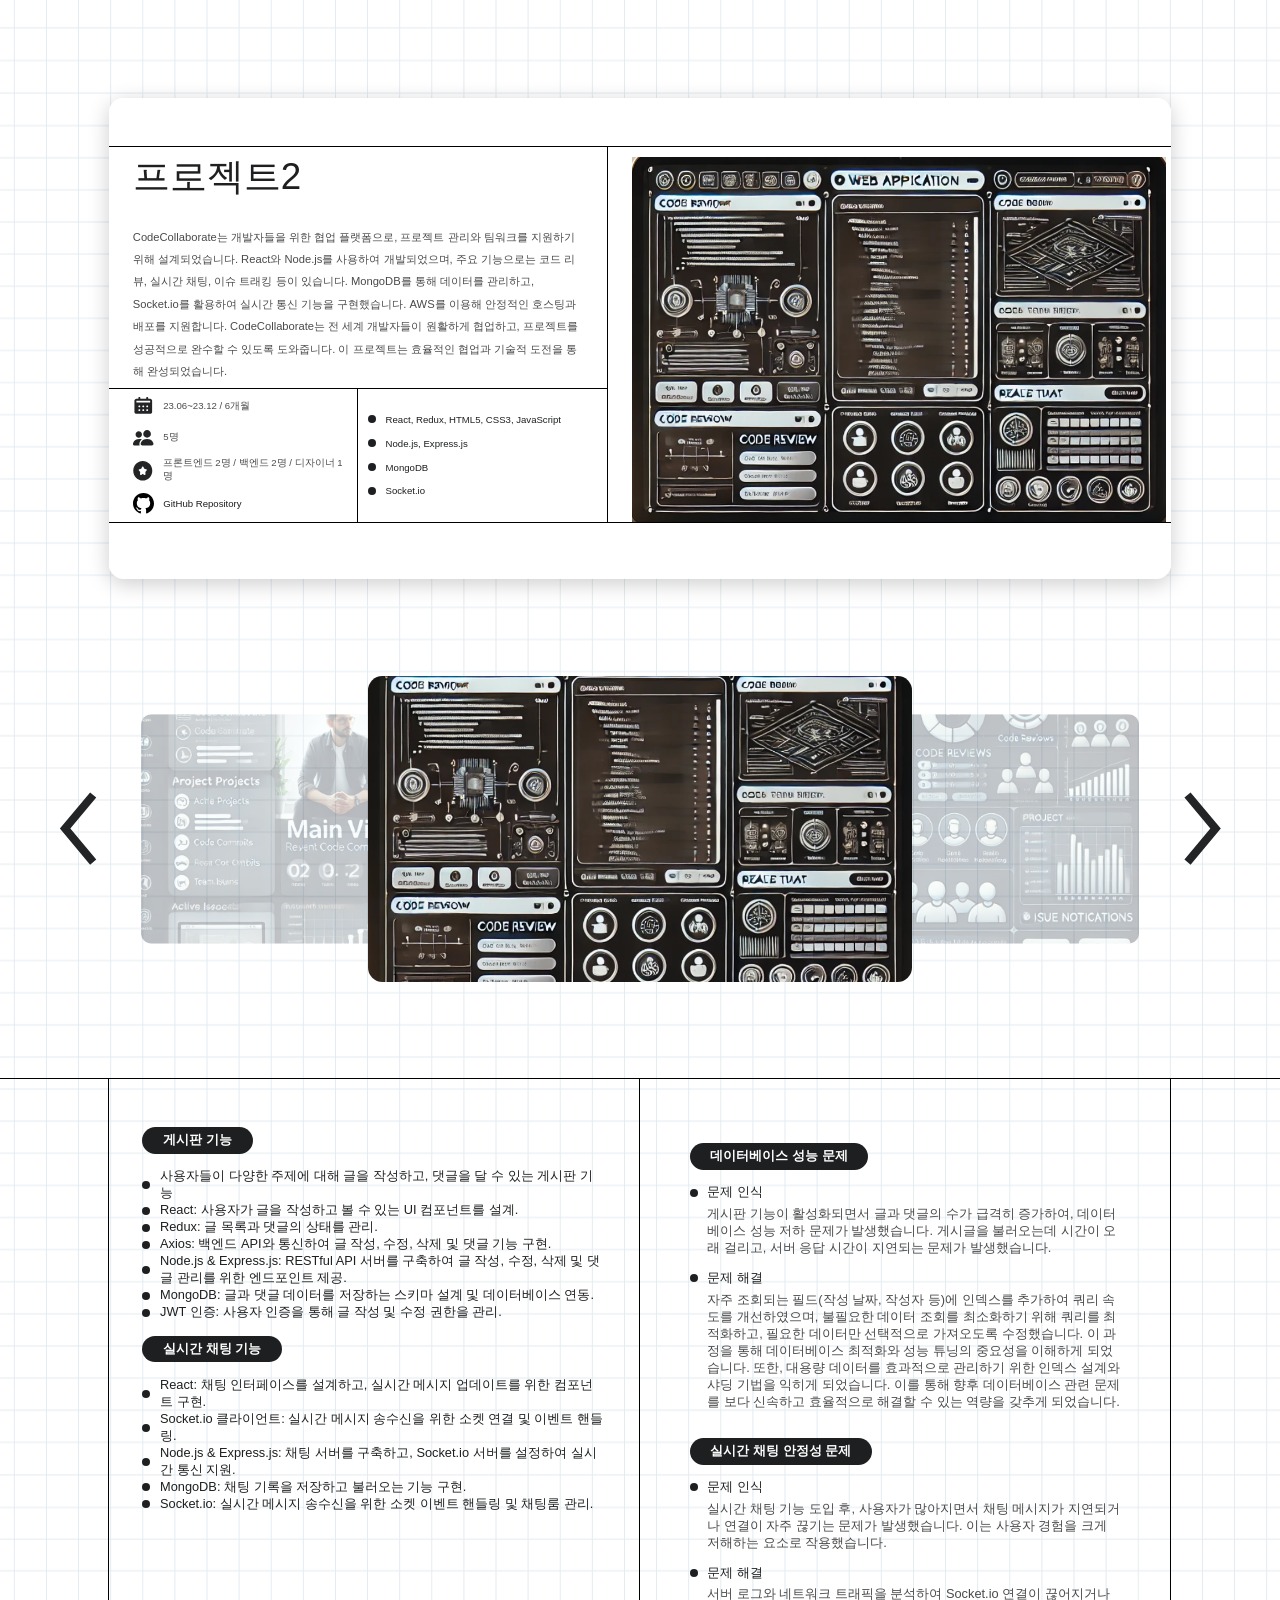
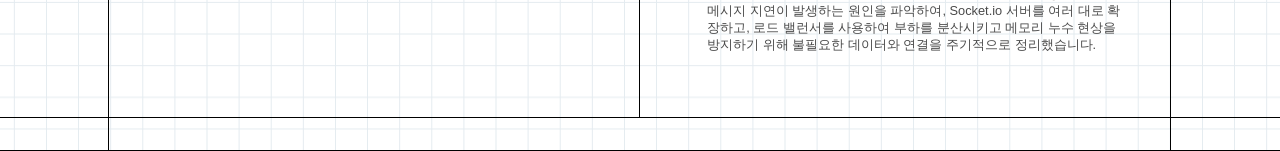
<file: project2.html>
<!DOCTYPE html>
<html lang="ko">

<head>
    <meta charset="UTF-8" />
    <meta name="viewport" content="width=device-width, initial-scale=1.0" />
    <meta property="og:type" content="website" />
    <meta property="og:url" content="https://scccurri.github.io/portfolio/index.html" />
    <meta property="og:title" content="김르탄 이력서" />
    <meta property="og:image" content="image/OGimage.png" />
    <meta property="og:description" content="김르탄 이력서입니다." />
    <meta property="og:site_name" content="SCC Portfolio" />
    <meta property="og:locale" content="en_US" />
    <meta property="og:image:width" content="1200" />
    <meta property="og:image:height" content="630" />

    <title>김르탄 이력서</title>
    <style>
        :root {
            --main-bg-color: #fff;
            --main-font-color: #1d1f20;
            font-family: "NanumSquareOTF-Regular", Helvetica;
            font-weight: 400;
            --card-margin: 6.1rem 6.8rem 0;
            --card-height: 30.1rem;
            --card-border-radius: 0.9rem;
            --text-color-secondary: #4a4a4a;
        }

        body {
            margin: 0;
            background-image: url("image/bg.png");
            background-size: cover;
            background-position: center;
            background-repeat: no-repeat;
            background-attachment: scroll;
            overflow-x: hidden;
        }

        .project-card {
            margin: var(--card-margin);
            height: var(--card-height);
            border-radius: var(--card-border-radius);
            background: var(--main-bg-color);
            box-shadow: 0 0.3rem 1.3rem 0 rgba(0, 0, 0, 0.2);
            display: grid;
            grid-template-areas:
                "top top top"
                "name name image"
                "icons tool image"
                "bottom bottom bottom";
            grid-template-rows: 3.1rem 15.1rem 8.3rem 3.1rem;
            grid-template-columns: 15.6rem 15.6rem 1fr;
            overflow: hidden;
        }

        .project-card>* {
            background-color: var(--main-bg-color);
            border-right: 1px solid #000;
            border-bottom: 1px solid #000;
        }

        .project-card::before,
        .project-card::after {
            content: "";
            background-color: var(--main-bg-color);
        }

        .project-card::before {
            grid-area: top;
            border-bottom: 1px solid #000;
        }

        .project-card::after {
            grid-area: bottom;
            border-top: 1px solid #000;
            border-bottom: none;
        }

        .project-card-name {
            grid-area: name;
            padding: 0 1.5rem;
            display: flex;
            flex-direction: column;
            justify-content: center;
            gap: 1.5rem;
            border-left: none;
        }

        .project-card-image {
            grid-area: image;
            padding: 0.6rem;
            border-right: none;
            border-bottom: none;
            width: 100%;
            height: 100%;
            display: flex;
            align-items: center;
            justify-content: center;
            overflow: hidden;
        }

        .project-image {
            max-width: 100%;
            max-height: 100%;
            object-fit: contain;
        }

        .project-card-icons {
            grid-area: icons;
            padding: 0.6rem;
            border-left: none;
            display: flex;
            flex-direction: column;
            justify-content: center;
            padding-left: 1.5rem;
            border-bottom: none;
            gap: 0.6rem;
        }

        .project-row,
        .project-github-link {
            display: flex;
            align-items: center;
            gap: 0.6rem;
        }

        .project-github-link a {
            color: var(--main-font-color);
            font-size: 0.6rem;
            text-decoration: none;
        }

        .project-github-link a:hover {
            text-decoration: underline;
        }

        .project-icon {
            width: 1.3rem;
            height: 1.3rem;
        }

        .project-content-detail {
            font-size: 0.6rem;
        }

        .project-card-tool {
            grid-area: tool;
            padding: 0.6rem;
            display: flex;
            flex-direction: column;
            justify-content: center;
            gap: 0.8rem;
            border-bottom: none;
        }

        .project-title {
            color: var(--main-font-color);
            font-size: 2.3rem;
            line-height: normal;
        }

        .project-content {
            color: var(--text-color-secondary);
            font-size: 0.7rem;
            line-height: 1.4rem;
        }

        .project-content-detail {
            color: var(--text-color-secondary);
            font-size: 0.6rem;
            line-height: normal;
        }

        .project-tool-detail {
            color: var(--main-font-color);
            font-size: 0.6rem;
            line-height: normal;
        }

        .project-tool-point {
            width: 0.5rem;
            height: 0.5rem;
        }

        .project-pictures {
            display: flex;
            justify-content: center;
            align-items: center;
            position: relative;
            margin: 3.1rem;
            overflow: hidden;
            height: 25rem;
        }

        .project-picture-wrapper {
            display: flex;
            justify-content: center;
            align-items: center;
            width: 100%;
            height: 100%;
            position: relative;
        }

        .project-picture {
            position: absolute;
            transition: all 0.5s ease-in-out;
            width: 34rem;
            height: 19.1rem;
        }

        .project-picture.side {
            transform: scale(0.75) translateX(-50%);
            z-index: 1;
            opacity: 0.3;
        }

        .project-picture.side.right {
            transform: scale(0.75) translateX(50%);
        }

        .project-picture.center {
            z-index: 2;
            transform: scale(1) translateX(0);
            opacity: 1;
        }

        .project-div-image {
            width: 100%;
            height: 100%;
            display: block;
            border-radius: 0.9rem;
            object-fit: cover;
        }

        .project-prev,
        .project-next {
            position: absolute;
            cursor: pointer;
            z-index: 3;
        }

        .project-prev {
            left: 0.6rem;
        }

        .project-next {
            right: 0.6rem;
        }

        .detail-card {
            border-top: 1px solid #000;
            display: grid;
            grid-template-areas:
                "a list ts b"
                "c d d e";
            grid-template-columns: 6.8rem 1fr 1fr 6.8rem;
            grid-template-rows: min-content 2.1rem;
            overflow: hidden;
        }

        .detail-card>* {
            border-right: 1px solid #000;
            border-bottom: 1px solid #000;
        }

        .detail-card-a {
            grid-area: a;
        }

        .detail-card-b {
            grid-area: b;
            border-right: none;
        }

        .detail-card-c {
            grid-area: c;
        }

        .detail-card-d {
            grid-area: d;
        }

        .detail-card-e {
            grid-area: e;
            border-right: none;
        }

        .detail-card-list {
            grid-area: list;
            padding: 2.1rem;
            border-right: 1px solid #000;
            overflow: hidden;
        }

        .detail-card-wrapper {
            display: flex;
            flex-direction: column;
        }

        .detail-card-title {
            color: var(--main-font-color);
            font-size: 1.1rem;
            font-weight: bold;
            margin-bottom: 1rem;
            display: inline-block;
            white-space: nowrap;
            overflow: hidden;
            text-overflow: ellipsis;
            max-width: 100%;
        }

        .detail-card-ts {
            grid-area: ts;
            padding: 3.1rem;
            font-size: 0.8rem;
            display: flex;
            flex-direction: column;
            justify-content: center;
        }

        .detail-card-title {
            display: inline-flex;
            padding: 0.3rem 1.3rem;
            justify-content: center;
            align-items: center;
            gap: 0.8rem;
            border-radius: 1.8rem;
            font-size: 0.8rem;
            background: var(--main-font-color);
            color: white;
            width: fit-content;
            margin: 0.9rem 0;
        }

        .project-card-detail {
            color: var(--main-font-color);
            font-size: 0.8rem;
            line-height: normal;
        }

        .project-card-ex {
            color: var(--text-color-secondary);
            font-family: var(--font-family-main);
            font-size: 0.8rem;
            line-height: normal;
            margin: 0.3rem 0 0.8rem 1.1rem;
        }

        @media (max-width: 64rem) {
            .project-card {
                margin: 3rem;
                height: auto;
                grid-template-areas:
                    "top top"
                    "name image"
                    "icons tool"
                    "bottom bottom";
                grid-template-columns: 1fr 1fr;
                grid-template-rows: auto;
            }
        }

        @media (max-width: 48rem) {
            .project-card {
                margin: 1.3rem;
                grid-template-areas:
                    "image"
                    "name"
                    "icons"
                    "tool";
                grid-template-rows: auto auto auto auto;
                grid-template-columns: 1fr;
                height: auto;
            }

            .project-card-image {
                grid-area: image;
                width: 100%;
                height: auto;
            }

            .project-card-name {
                grid-area: name;
                padding: 1rem;
            }

            .project-content {
                padding: 0 1rem;
                font-size: 0.9rem;
                line-height: 1.5;
            }

            .project-card-icons {
                grid-area: icons;
            }

            .project-card-tool {
                grid-area: tool;
            }

            .project-card-name,
            .project-card-image,
            .project-card-icons,
            .project-card-tool {
                padding: 0.6rem;
                border-right: none;
                border-bottom: 1px solid #000;
            }

            .project-card-tool {
                border-bottom: none;
            }

            .project-card-icons,
            .project-card-tool {
                flex-direction: column;
                align-items: flex-start;
                gap: 0.8rem;
            }

            .project-row {
                width: 100%;
            }

            .project-pictures {
                margin: 1.5rem;
            }

            .project-picture-wrapper {
                width: 100%;
            }

            .project-div-image {
                width: 80%;
                height: auto;
                display: block;
                margin: 0 auto;
                border-radius: 0.9rem;
            }

            .project-picture.side {
                display: none;
            }

            .project-picture.center {
                display: flex;
                justify-content: center;
                align-items: center;
                width: 100%;
                height: auto;
            }

            .detail-card {
                grid-template-areas:
                    "a list b"
                    "c ts d"
                    "e e e";
                grid-template-columns: 1rem 1fr 1rem;
                grid-template-rows: auto auto 2.1rem;
            }

            .detail-card-d {
                grid-area: d;
                border-right: none;
            }

            .detail-card-list,
            .detail-card-ts {
                padding: 1.5rem;
            }
        }

        a:focus,
        button:focus,
        input:focus,
        select:focus,
        textarea:focus {
            outline: 2px solid var(--highlight-color);
            outline-offset: 2px;
        }

        .project-content,
        .project-content-detail,
        .project-card-ex {
            color: var(--text-color-secondary);
            font-size: 0.8rem;
            line-height: normal;
        }

        .project-content {
            font-size: 0.7rem;
            line-height: 1.4rem;
        }

        .project-content-detail {
            font-size: 0.6rem;
        }
    </style>
</head>

<body>
    <div class="background">
        <div class="project-card">
            <div class="project-card-name">
                <div class="project-title">프로젝트2</div>
                <div class="project-content">
                    CodeCollaborate는 개발자들을 위한 협업 플랫폼으로, 프로젝트 관리와 팀워크를 지원하기 위해 설계되었습니다. React와 Node.js를 사용하여 개발되었으며, 주요
                    기능으로는 코드 리뷰, 실시간 채팅, 이슈 트래킹 등이 있습니다. MongoDB를 통해 데이터를 관리하고, Socket.io를 활용하여 실시간 통신 기능을 구현했습니다. AWS를
                    이용해 안정적인 호스팅과 배포를 지원합니다. CodeCollaborate는 전 세계 개발자들이 원활하게 협업하고, 프로젝트를 성공적으로 완수할 수 있도록 도와줍니다. 이 프로젝트는
                    효율적인 협업과 기술적 도전을 통해 완성되었습니다.</div>
            </div>
            <div class="project-card-image">
                <img src="image/p2.png" class="project-image" />
            </div>
            <div class="project-card-icons">
                <div class="project-row">
                    <img src="image/period.svg" class="project-icon" />
                    <div class="project-content-detail">23.06~23.12 / 6개월</div>
                </div>
                <div class="project-row">
                    <img src="image/people.svg" class="project-icon" />
                    <div class="project-content-detail">5명</div>
                </div>
                <div class="project-row">
                    <img src="image/role.svg" class="project-icon" />
                    <div class="project-content-detail">프론트엔드 2명 / 백엔드 2명 / 디자이너 1명</div>
                </div>
                <div class="project-github-link">
                    <img src="image/github.svg" class="project-icon" />
                    <a href="https://github.com/username/repository" target="_blank" rel="noopener noreferrer">GitHub
                        Repository</a>
                </div>
            </div>
            <div class="project-card-tool">
                <div class="project-row">
                    <img src="image/point.svg" class="project-tool-point" />
                    <div class="project-tool-detail">React, Redux, HTML5, CSS3, JavaScript</div>
                </div>
                <div class="project-row">
                    <img src="image/point.svg" class="project-tool-point" />
                    <div class="project-tool-detail">Node.js, Express.js</div>
                </div>
                <div class="project-row">
                    <img src="image/point.svg" class="project-tool-point" />
                    <div class="project-tool-detail">MongoDB</div>
                </div>
                <div class="project-row">
                    <img src="image/point.svg" class="project-tool-point" />
                    <div class="project-tool-detail">Socket.io</div>
                </div>
            </div>
        </div>
        <div class="project-pictures">
            <img class="project-prev" src="image/prev.svg" onclick="moveImages('prev')" />
            <div class="project-picture-wrapper">
                <div class="project-picture side" id="image1">
                    <img src="image/p2.png" class="project-div-image" />
                </div>
                <div class="project-picture center" id="image2">
                    <img src="image/p2-detail1.png" class="project-div-image" />
                </div>
                <div class="project-picture side" id="image3">
                    <img src="image/p2-detail2.png" class="project-div-image" />
                </div>
            </div>
            <img class="project-next" src="image/next.svg" onclick="moveImages('next')" />
        </div>
        <div class="detail-card">
            <div class="detail-card-a"></div>
            <div class="detail-card-b"></div>
            <div class="detail-card-c"></div>
            <div class="detail-card-d"></div>
            <div class="detail-card-e"></div>
            <div class="detail-card-list">
                <div class="detail-card-wrapper">
                    <div class="detail-card-title">게시판 기능</div>
                    <div class="project-row">
                        <img src="image/point.svg" class="project-tool-point" />
                        <div class="project-card-detail">사용자들이 다양한 주제에 대해 글을 작성하고, 댓글을 달 수 있는 게시판 기능</div>
                    </div>
                    <div class="project-row">
                        <img src="image/point.svg" class="project-tool-point" />
                        <div class="project-card-detail">React: 사용자가 글을 작성하고 볼 수 있는 UI 컴포넌트를 설계.</div>
                    </div>
                    <div class="project-row">
                        <img src="image/point.svg" class="project-tool-point" />
                        <div class="project-card-detail">Redux: 글 목록과 댓글의 상태를 관리.</div>
                    </div>
                    <div class="project-row">
                        <img src="image/point.svg" class="project-tool-point" />
                        <div class="project-card-detail">Axios: 백엔드 API와 통신하여 글 작성, 수정, 삭제 및 댓글 기능 구현.</div>
                    </div>
                    <div class="project-row">
                        <img src="image/point.svg" class="project-tool-point" />
                        <div class="project-card-detail">Node.js & Express.js: RESTful API 서버를 구축하여 글 작성, 수정, 삭제 및 댓글
                            관리를 위한 엔드포인트 제공.</div>
                    </div>
                    <div class="project-row">
                        <img src="image/point.svg" class="project-tool-point" />
                        <div class="project-card-detail">MongoDB: 글과 댓글 데이터를 저장하는 스키마 설계 및 데이터베이스 연동.</div>
                    </div>
                    <div class="project-row">
                        <img src="image/point.svg" class="project-tool-point" />
                        <div class="project-card-detail">JWT 인증: 사용자 인증을 통해 글 작성 및 수정 권한을 관리.</div>
                    </div>
                    <div class="detail-card-title">실시간 채팅 기능</div>
                    <div class="project-row">
                        <img src="image/point.svg" class="project-tool-point" />
                        <div class="project-card-detail">React: 채팅 인터페이스를 설계하고, 실시간 메시지 업데이트를 위한 컴포넌트 구현.</div>
                    </div>
                    <div class="project-row">
                        <img src="image/point.svg" class="project-tool-point" />
                        <div class="project-card-detail">Socket.io 클라이언트: 실시간 메시지 송수신을 위한 소켓 연결 및 이벤트 핸들링.</div>
                    </div>
                    <div class="project-row">
                        <img src="image/point.svg" class="project-tool-point" />
                        <div class="project-card-detail">Node.js & Express.js: 채팅 서버를 구축하고, Socket.io 서버를 설정하여 실시간 통신
                            지원.</div>
                    </div>
                    <div class="project-row">
                        <img src="image/point.svg" class="project-tool-point" />
                        <div class="project-card-detail">MongoDB: 채팅 기록을 저장하고 불러오는 기능 구현.</div>
                    </div>
                    <div class="project-row">
                        <img src="image/point.svg" class="project-tool-point" />
                        <div class="project-card-detail">Socket.io: 실시간 메시지 송수신을 위한 소켓 이벤트 핸들링 및 채팅룸 관리.</div>
                    </div>
                </div>
            </div>
            <div class="detail-card-ts">
                <div class="detail-card-title">데이터베이스 성능 문제</div>
                <div class="project-row">
                    <img src="image/point.svg" class="project-tool-point" />
                    <div class="project-card-detail">문제 인식</div>
                </div>
                <div class="project-card-ex">게시판 기능이 활성화되면서 글과 댓글의 수가 급격히 증가하여, 데이터베이스 성능 저하 문제가 발생했습니다. 게시글을 불러오는데 시간이
                    오래 걸리고, 서버 응답 시간이 지연되는 문제가 발생했습니다.

                </div>

                <div class="project-row">
                    <img src="image/point.svg" class="project-tool-point" />
                    <div class="project-card-detail">문제 해결</div>
                </div>
                <div class="project-card-ex">자주 조회되는 필드(작성 날짜, 작성자 등)에 인덱스를 추가하여 쿼리 속도를 개선하였으며, 불필요한 데이터 조회를 최소화하기 위해
                    쿼리를 최적화하고, 필요한 데이터만 선택적으로 가져오도록 수정했습니다. 이 과정을 통해 데이터베이스 최적화와 성능 튜닝의 중요성을 이해하게 되었습니다. 또한, 대용량 데이터를
                    효과적으로 관리하기 위한 인덱스 설계와 샤딩 기법을 익히게 되었습니다. 이를 통해 향후 데이터베이스 관련 문제를 보다 신속하고 효율적으로 해결할 수 있는 역량을 갖추게 되었습니다.
                </div>
                <div class="detail-card-title">실시간 채팅 안정성 문제</div>
                <div class="project-row">
                    <img src="image/point.svg" class="project-tool-point" />
                    <div class="project-card-detail">문제 인식</div>
                </div>
                <div class="project-card-ex">실시간 채팅 기능 도입 후, 사용자가 많아지면서 채팅 메시지가 지연되거나 연결이 자주 끊기는 문제가 발생했습니다. 이는 사용자 경험을
                    크게 저해하는 요소로 작용했습니다.</div>

                <div class="project-row">
                    <img src="image/point.svg" class="project-tool-point" />
                    <div class="project-card-detail">문제 해결</div>
                </div>
                <div class="project-card-ex">서버 로그와 네트워크 트래픽을 분석하여 Socket.io 연결이 끊어지거나 메시지 지연이 발생하는 원인을 파악하여, Socket.io
                    서버를 여러 대로 확장하고, 로드 밸런서를 사용하여 부하를 분산시키고 메모리 누수 현상을 방지하기 위해 불필요한 데이터와 연결을 주기적으로 정리했습니다. </div>

            </div>
        </div>
    </div>
    </div>
    <script>
        document.addEventListener("DOMContentLoaded", function () {
            if (document.getElementById("image1")) {
                updateImages();
            }
        });

        function getUrlParameter(name) {
            const url = window.location.href;
            const param = url.match(new RegExp(`[?&]${name}=([^&]*)`));
            return param && param[1];
        }

        let currentImageIndex = 0;
        const projectImages = {
            project1: ["p1.png", "p1-detail1.png", "p1-detail2.png"],
            project2: ["p2.png", "p2-detail1.png", "p2-detail2.png"],
        };

        function updateImages(isAnimating) {
            const images = document.querySelectorAll(".project-picture");
            const isMobile = window.innerWidth <= 768;

            images.forEach((image, index) => {
                const position = (index - currentImageIndex + 3) % 3;

                if (position === 0) {
                    image.className = `project-picture center ${isAnimating ? "animating" : ""
                        }`;
                    image.style.left = isMobile ? "0" : "50%";
                    image.style.transform = isMobile ? "none" : "translate(-50%, 0) scale(1)";
                } else if (position === 1) {
                    image.className = `project-picture side right ${isAnimating ? "animating" : ""
                        }`;
                    image.style.left = isMobile ? "0" : "75%";
                    image.style.transform = isMobile
                        ? "none"
                        : "translate(-50%, 0) scale(0.75)";
                } else {
                    image.className = `project-picture side ${isAnimating ? "animating" : ""
                        }`;
                    image.style.left = isMobile ? "0" : "25%";
                    image.style.transform = isMobile
                        ? "none"
                        : "translate(-50%, 0) scale(0.75)";
                }

                image.style.opacity = position === 0 ? "1" : "0.3";
                image.style.zIndex = position === 0 ? "2" : "1";
            });
        }

        function moveImages(direction) {
            const isMobile = window.innerWidth <= 768;

            if (!isMobile) {
                const wrapper = document.querySelector(".project-picture-wrapper");
                wrapper.style.transition = "transform 0.5s ease-in-out";
            }

            if (direction === "next") {
                currentImageIndex = (currentImageIndex + 1) % 3;
            } else if (direction === "prev") {
                currentImageIndex = (currentImageIndex - 1 + 3) % 3;
            }

            updateImages(true);

            setTimeout(() => {
                updateImages(false);
            }, 500);
        }

    </script>
</body>

</html>
</file>
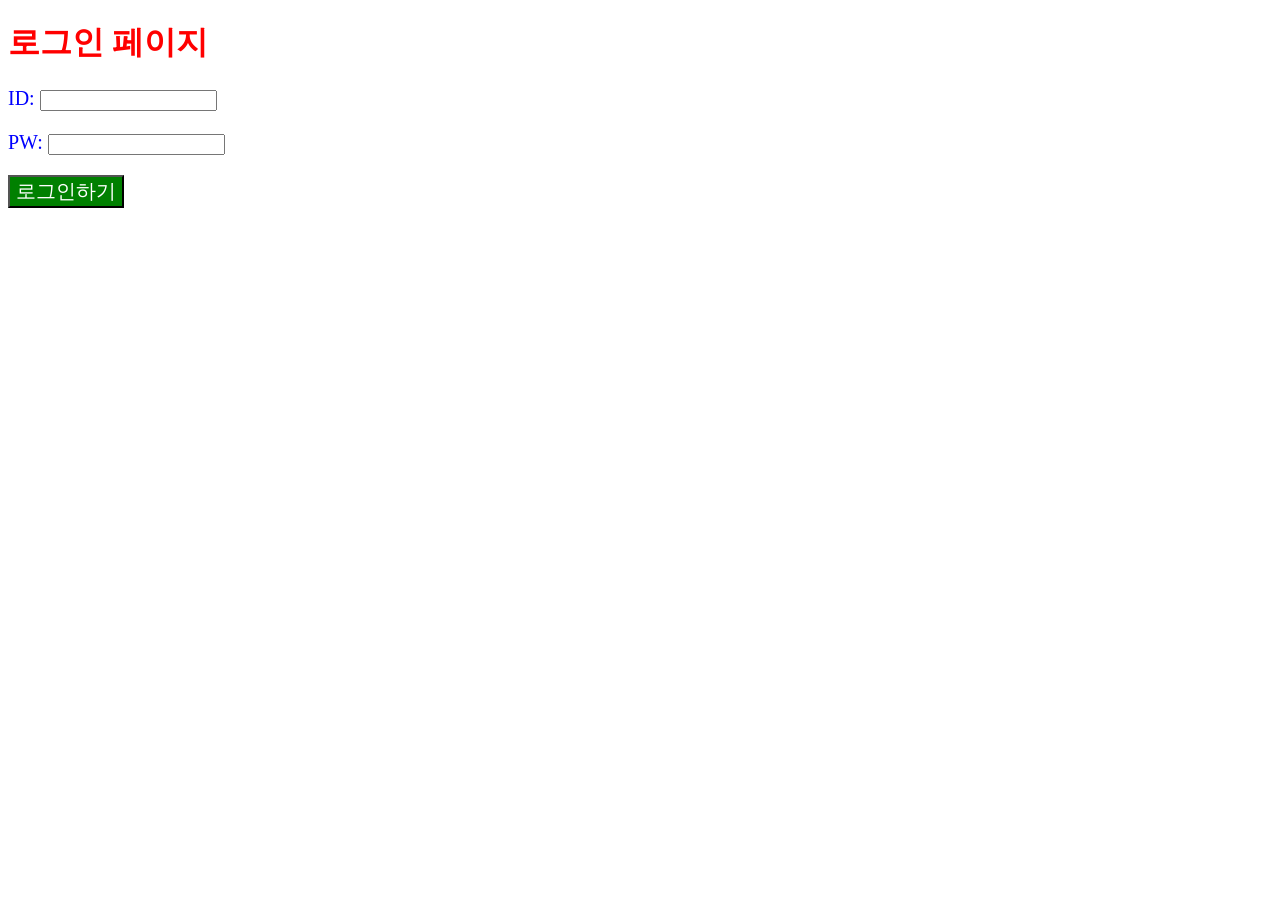
<file: tags.html>
<!DOCTYPE html>
<html lang="ko">
<head>
    <meta charset="UTF-8">
    <title>Document</title>
    <style>
        .mytitle {
            color: red;
        }
        .mytxt {
            color: blue;
            font-size: 20px;
        }

        #mybtn {
            background-color: green;
            color: white;
            font-size: 20px;
        }
    </style>
</head>
<body>
    <h1 class="mytitle">로그인 페이지</h1>
    <p class="mytxt">ID: <input type="text"/></p>
    <p class="mytxt">PW: <input type="text"/></p>
    <button id="mybtn">로그인하기</button>
</body>
</html>
</file>
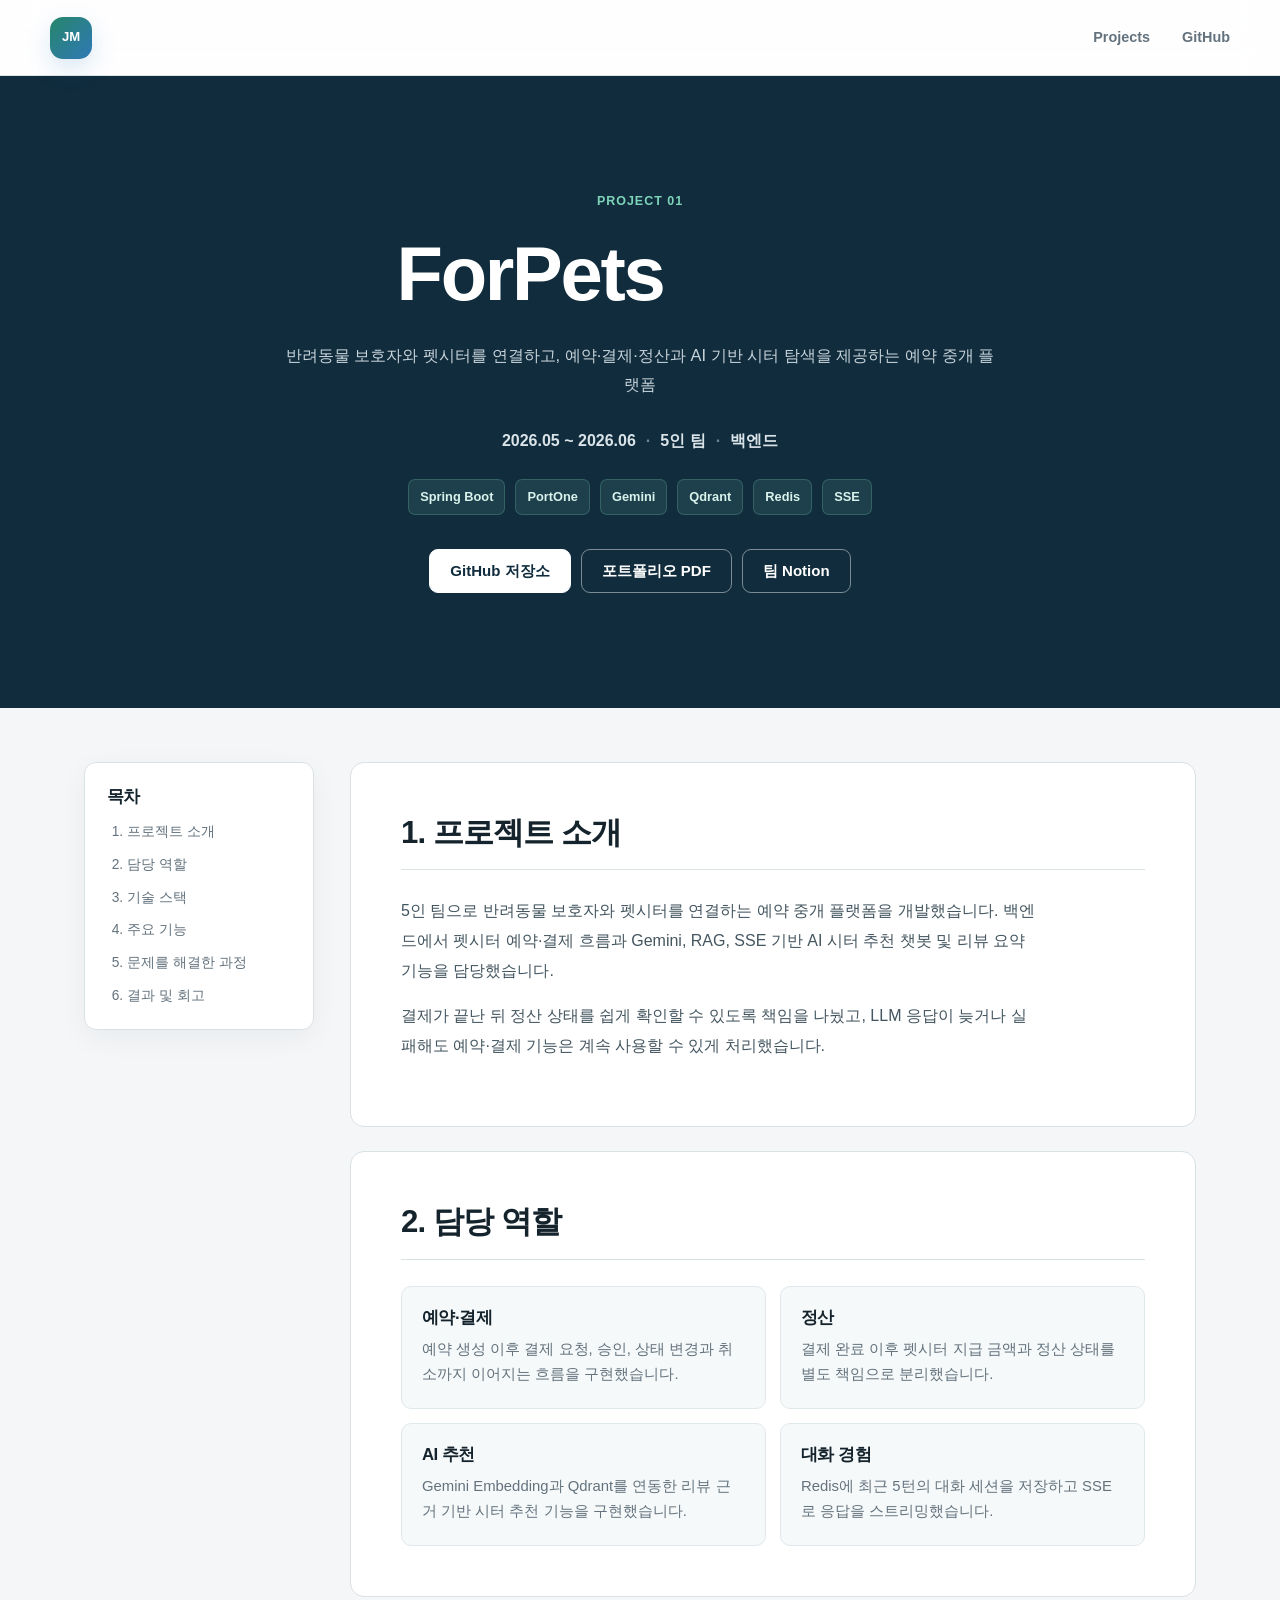
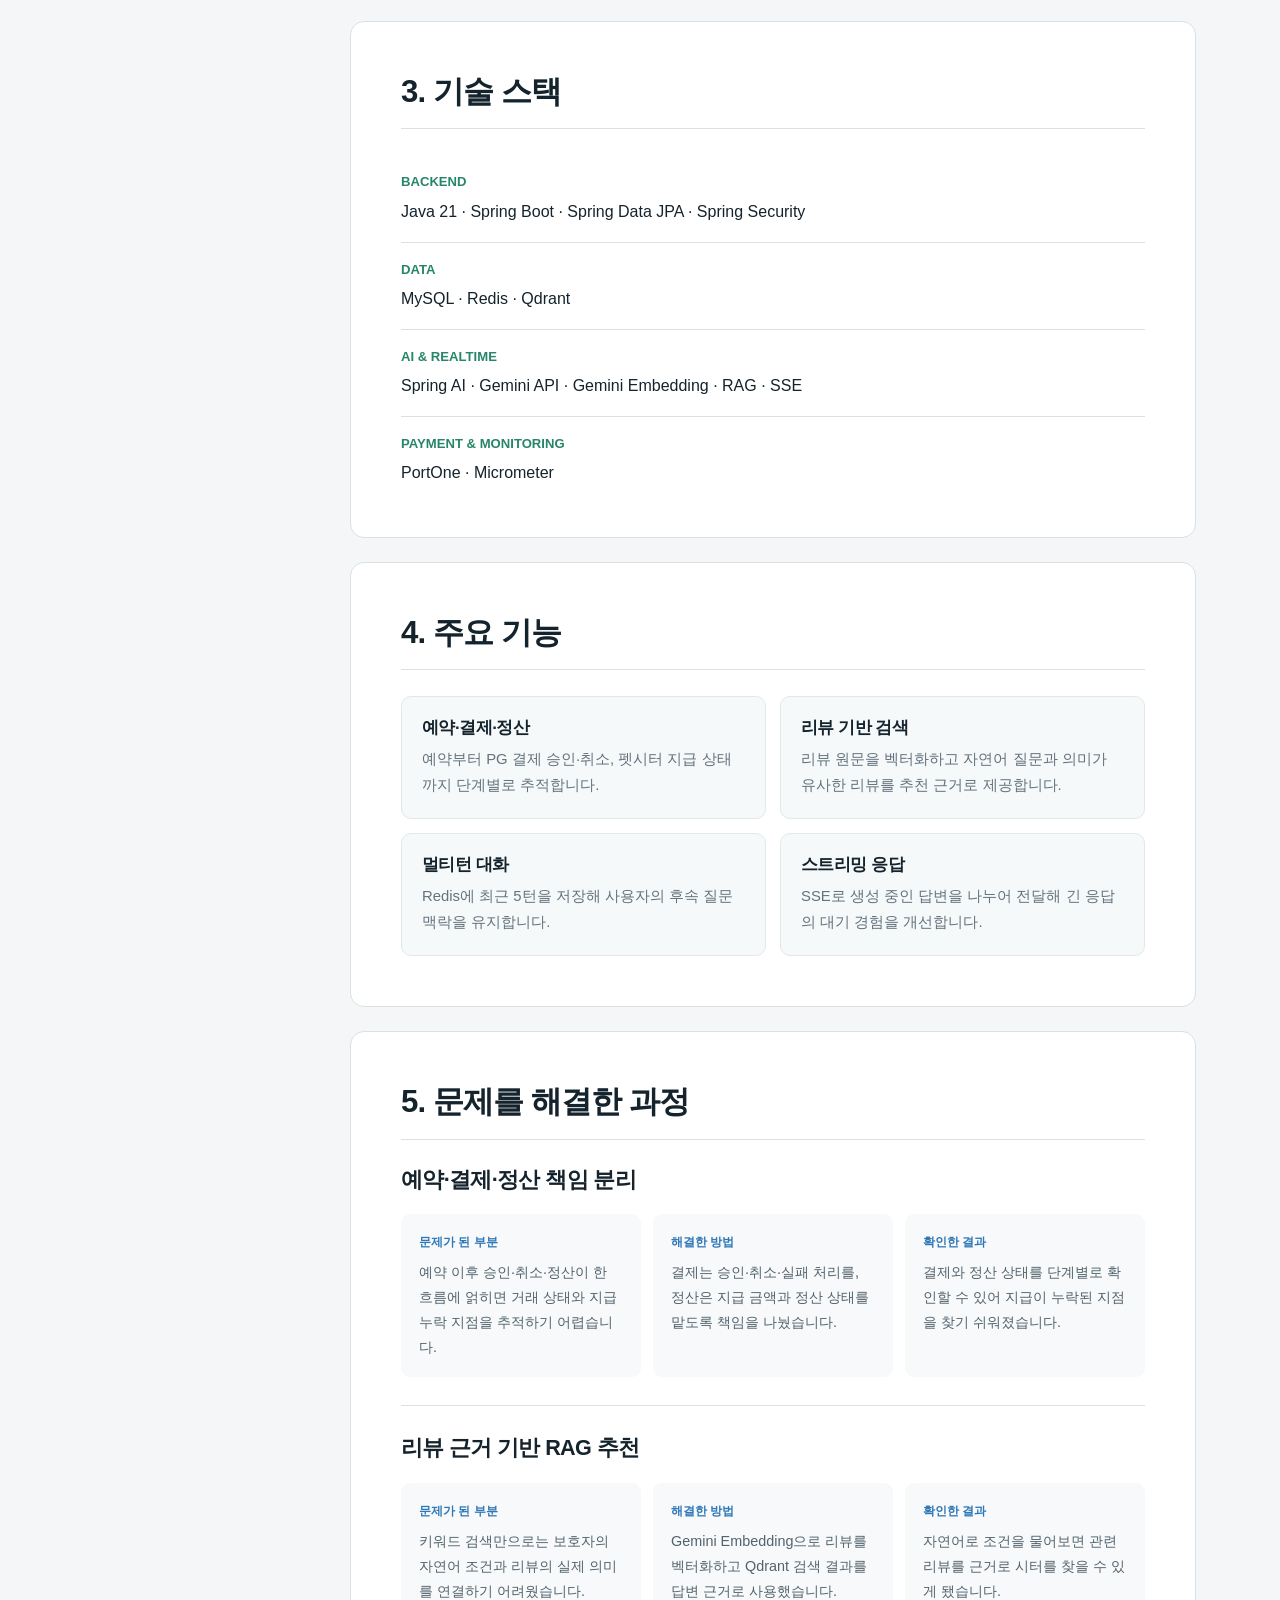
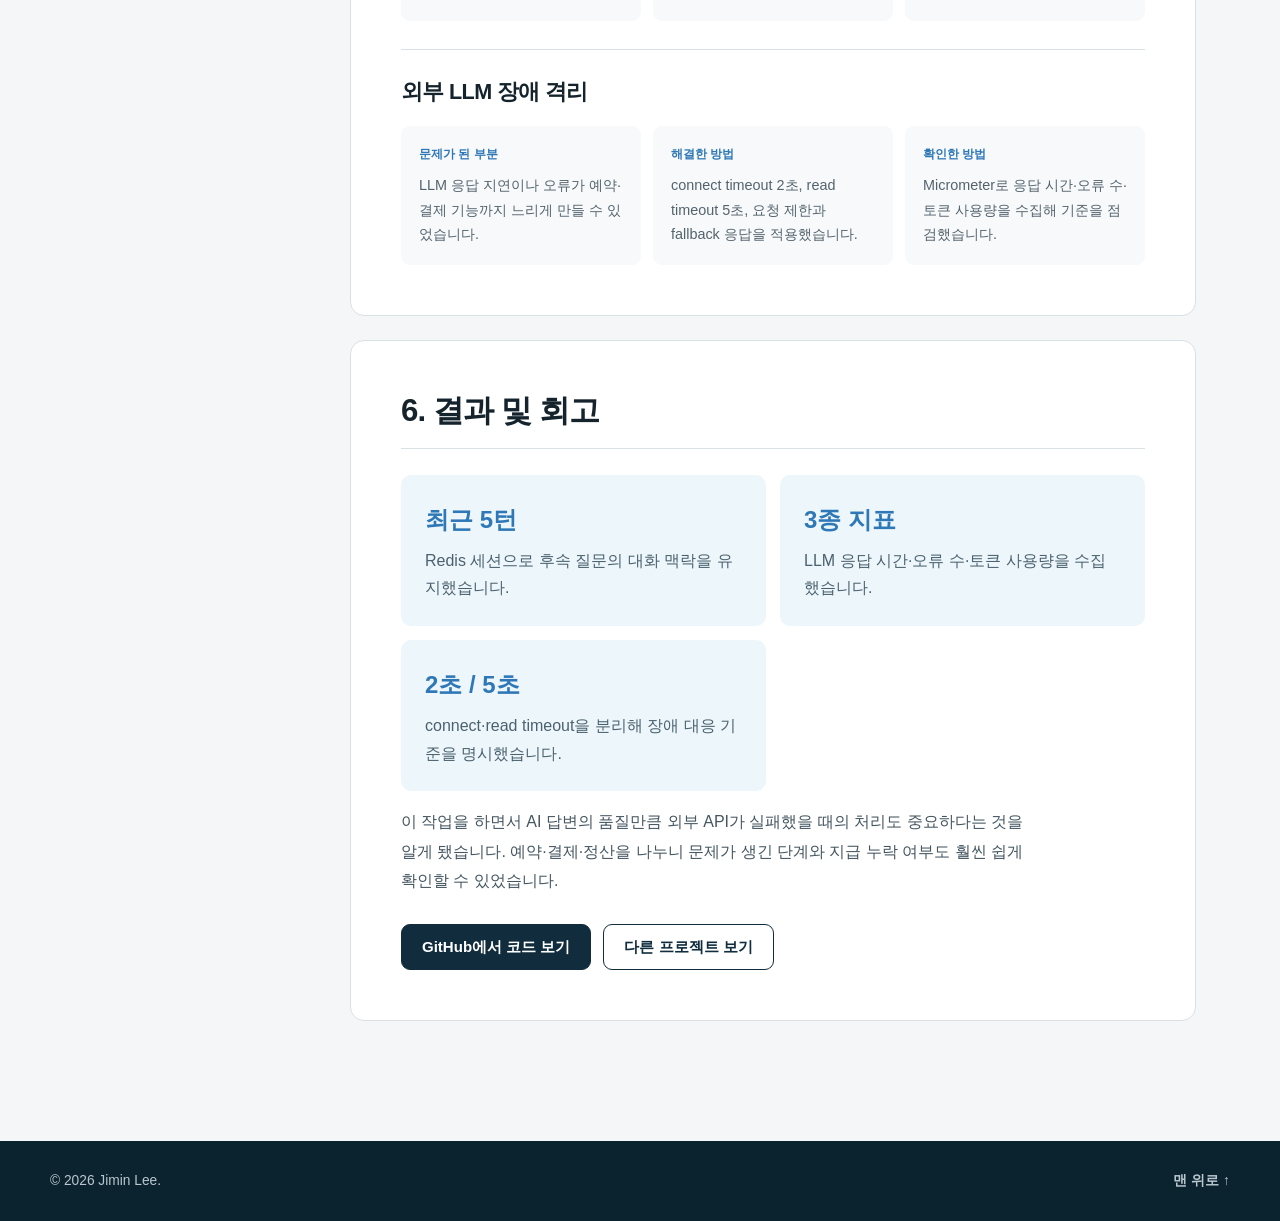
<file: projects/for-pets.html>
<!DOCTYPE html>
<html lang="ko">
  <head>
    <meta charset="UTF-8" />
    <meta name="viewport" content="width=device-width, initial-scale=1.0" />
    <meta name="description" content="이지민의 ForPets 반려동물 예약 중개 플랫폼 프로젝트 상세 기록입니다." />
    <title>ForPets | 이지민 포트폴리오</title>
    <link rel="stylesheet" href="../styles.css" />
  </head>
  <body class="detail-page">
    <header class="site-header detail-header">
      <a class="brand" href="../index.html#home" aria-label="이지민 포트폴리오 홈"><span class="brand-mark">JM</span><span class="brand-name">이지민</span></a>
      <nav class="nav" aria-label="상세 페이지 메뉴"><a href="../index.html#projects">Projects</a><a href="https://github.com/Housekeeper-for-pets" target="_blank" rel="noreferrer">GitHub</a></nav>
    </header>

    <main>
      <section id="overview" class="detail-hero">
        <p class="eyebrow">Project 01</p>
        <h1>ForPets</h1>
        <p class="detail-lead">반려동물 보호자와 펫시터를 연결하고, 예약·결제·정산과 AI 기반 시터 탐색을 제공하는 예약 중개 플랫폼</p>
        <div class="detail-meta"><span>2026.05 ~ 2026.06</span><span>5인 팀</span><span>백엔드</span></div>
        <ul class="detail-tags"><li>Spring Boot</li><li>PortOne</li><li>Gemini</li><li>Qdrant</li><li>Redis</li><li>SSE</li></ul>
        <div class="detail-actions">
          <a class="button primary" href="https://github.com/Housekeeper-for-pets" target="_blank" rel="noreferrer">GitHub 저장소</a>
          <a class="button" href="../assets/presentations/forpets-presentation.pdf" target="_blank" rel="noreferrer">포트폴리오 PDF</a>
          <a class="button" href="https://wind-swamp-aae.notion.site/8f5d6f3725378304a32481e0acdf865b" target="_blank" rel="noreferrer">팀 Notion</a>
        </div>
      </section>

      <div class="detail-layout">
        <aside class="detail-toc" aria-label="프로젝트 목차">
          <h2>목차</h2>
          <ol><li><a href="#introduction">프로젝트 소개</a></li><li><a href="#role">담당 역할</a></li><li><a href="#stack">기술 스택</a></li><li><a href="#features">주요 기능</a></li><li><a href="#decisions">문제를 해결한 과정</a></li><li><a href="#result">결과 및 회고</a></li></ol>
        </aside>

        <article class="detail-content">
          <section id="introduction" class="detail-section">
            <h2>1. 프로젝트 소개</h2>
            <p>5인 팀으로 반려동물 보호자와 펫시터를 연결하는 예약 중개 플랫폼을 개발했습니다. 백엔드에서 펫시터 예약·결제 흐름과 Gemini, RAG, SSE 기반 AI 시터 추천 챗봇 및 리뷰 요약 기능을 담당했습니다.</p>
            <p>결제가 끝난 뒤 정산 상태를 쉽게 확인할 수 있도록 책임을 나눴고, LLM 응답이 늦거나 실패해도 예약·결제 기능은 계속 사용할 수 있게 처리했습니다.</p>
          </section>

          <section id="role" class="detail-section">
            <h2>2. 담당 역할</h2>
            <div class="role-grid">
              <div class="info-card"><h3>예약·결제</h3><p>예약 생성 이후 결제 요청, 승인, 상태 변경과 취소까지 이어지는 흐름을 구현했습니다.</p></div>
              <div class="info-card"><h3>정산</h3><p>결제 완료 이후 펫시터 지급 금액과 정산 상태를 별도 책임으로 분리했습니다.</p></div>
              <div class="info-card"><h3>AI 추천</h3><p>Gemini Embedding과 Qdrant를 연동한 리뷰 근거 기반 시터 추천 기능을 구현했습니다.</p></div>
              <div class="info-card"><h3>대화 경험</h3><p>Redis에 최근 5턴의 대화 세션을 저장하고 SSE로 응답을 스트리밍했습니다.</p></div>
            </div>
          </section>

          <section id="stack" class="detail-section">
            <h2>3. 기술 스택</h2>
            <div class="stack-row"><strong>Backend</strong>Java 21 · Spring Boot · Spring Data JPA · Spring Security</div>
            <div class="stack-row"><strong>Data</strong>MySQL · Redis · Qdrant</div>
            <div class="stack-row"><strong>AI & Realtime</strong>Spring AI · Gemini API · Gemini Embedding · RAG · SSE</div>
            <div class="stack-row"><strong>Payment & Monitoring</strong>PortOne · Micrometer</div>
          </section>

          <section id="features" class="detail-section">
            <h2>4. 주요 기능</h2>
            <div class="feature-grid">
              <div class="info-card"><h3>예약·결제·정산</h3><p>예약부터 PG 결제 승인·취소, 펫시터 지급 상태까지 단계별로 추적합니다.</p></div>
              <div class="info-card"><h3>리뷰 기반 검색</h3><p>리뷰 원문을 벡터화하고 자연어 질문과 의미가 유사한 리뷰를 추천 근거로 제공합니다.</p></div>
              <div class="info-card"><h3>멀티턴 대화</h3><p>Redis에 최근 5턴을 저장해 사용자의 후속 질문 맥락을 유지합니다.</p></div>
              <div class="info-card"><h3>스트리밍 응답</h3><p>SSE로 생성 중인 답변을 나누어 전달해 긴 응답의 대기 경험을 개선합니다.</p></div>
            </div>
          </section>

          <section id="decisions" class="detail-section">
            <h2>5. 문제를 해결한 과정</h2>
            <div class="decision">
              <h3>예약·결제·정산 책임 분리</h3>
              <div class="decision-flow">
                <div class="decision-step"><strong>문제가 된 부분</strong><p>예약 이후 승인·취소·정산이 한 흐름에 얽히면 거래 상태와 지급 누락 지점을 추적하기 어렵습니다.</p></div>
                <div class="decision-step"><strong>해결한 방법</strong><p>결제는 승인·취소·실패 처리를, 정산은 지급 금액과 정산 상태를 맡도록 책임을 나눴습니다.</p></div>
                <div class="decision-step"><strong>확인한 결과</strong><p>결제와 정산 상태를 단계별로 확인할 수 있어 지급이 누락된 지점을 찾기 쉬워졌습니다.</p></div>
              </div>
            </div>
            <div class="decision">
              <h3>리뷰 근거 기반 RAG 추천</h3>
              <div class="decision-flow">
                <div class="decision-step"><strong>문제가 된 부분</strong><p>키워드 검색만으로는 보호자의 자연어 조건과 리뷰의 실제 의미를 연결하기 어려웠습니다.</p></div>
                <div class="decision-step"><strong>해결한 방법</strong><p>Gemini Embedding으로 리뷰를 벡터화하고 Qdrant 검색 결과를 답변 근거로 사용했습니다.</p></div>
                <div class="decision-step"><strong>확인한 결과</strong><p>자연어로 조건을 물어보면 관련 리뷰를 근거로 시터를 찾을 수 있게 됐습니다.</p></div>
              </div>
            </div>
            <div class="decision">
              <h3>외부 LLM 장애 격리</h3>
              <div class="decision-flow">
                <div class="decision-step"><strong>문제가 된 부분</strong><p>LLM 응답 지연이나 오류가 예약·결제 기능까지 느리게 만들 수 있었습니다.</p></div>
                <div class="decision-step"><strong>해결한 방법</strong><p>connect timeout 2초, read timeout 5초, 요청 제한과 fallback 응답을 적용했습니다.</p></div>
                <div class="decision-step"><strong>확인한 방법</strong><p>Micrometer로 응답 시간·오류 수·토큰 사용량을 수집해 기준을 점검했습니다.</p></div>
              </div>
            </div>
          </section>

          <section id="result" class="detail-section">
            <h2>6. 결과 및 회고</h2>
            <div class="result-grid">
              <div class="result-card"><strong>최근 5턴</strong><p>Redis 세션으로 후속 질문의 대화 맥락을 유지했습니다.</p></div>
              <div class="result-card"><strong>3종 지표</strong><p>LLM 응답 시간·오류 수·토큰 사용량을 수집했습니다.</p></div>
              <div class="result-card"><strong>2초 / 5초</strong><p>connect·read timeout을 분리해 장애 대응 기준을 명시했습니다.</p></div>
            </div>
            <p>이 작업을 하면서 AI 답변의 품질만큼 외부 API가 실패했을 때의 처리도 중요하다는 것을 알게 됐습니다. 예약·결제·정산을 나누니 문제가 생긴 단계와 지급 누락 여부도 훨씬 쉽게 확인할 수 있었습니다.</p>
            <div class="detail-footer-actions"><a class="button primary" href="https://github.com/Housekeeper-for-pets" target="_blank" rel="noreferrer">GitHub에서 코드 보기</a><a class="button" href="../index.html#projects">다른 프로젝트 보기</a></div>
          </section>
        </article>
      </div>
    </main>
    <footer class="footer"><p>© 2026 Jimin Lee.</p><a href="#overview">맨 위로 ↑</a></footer>
  </body>
</html>
</file>
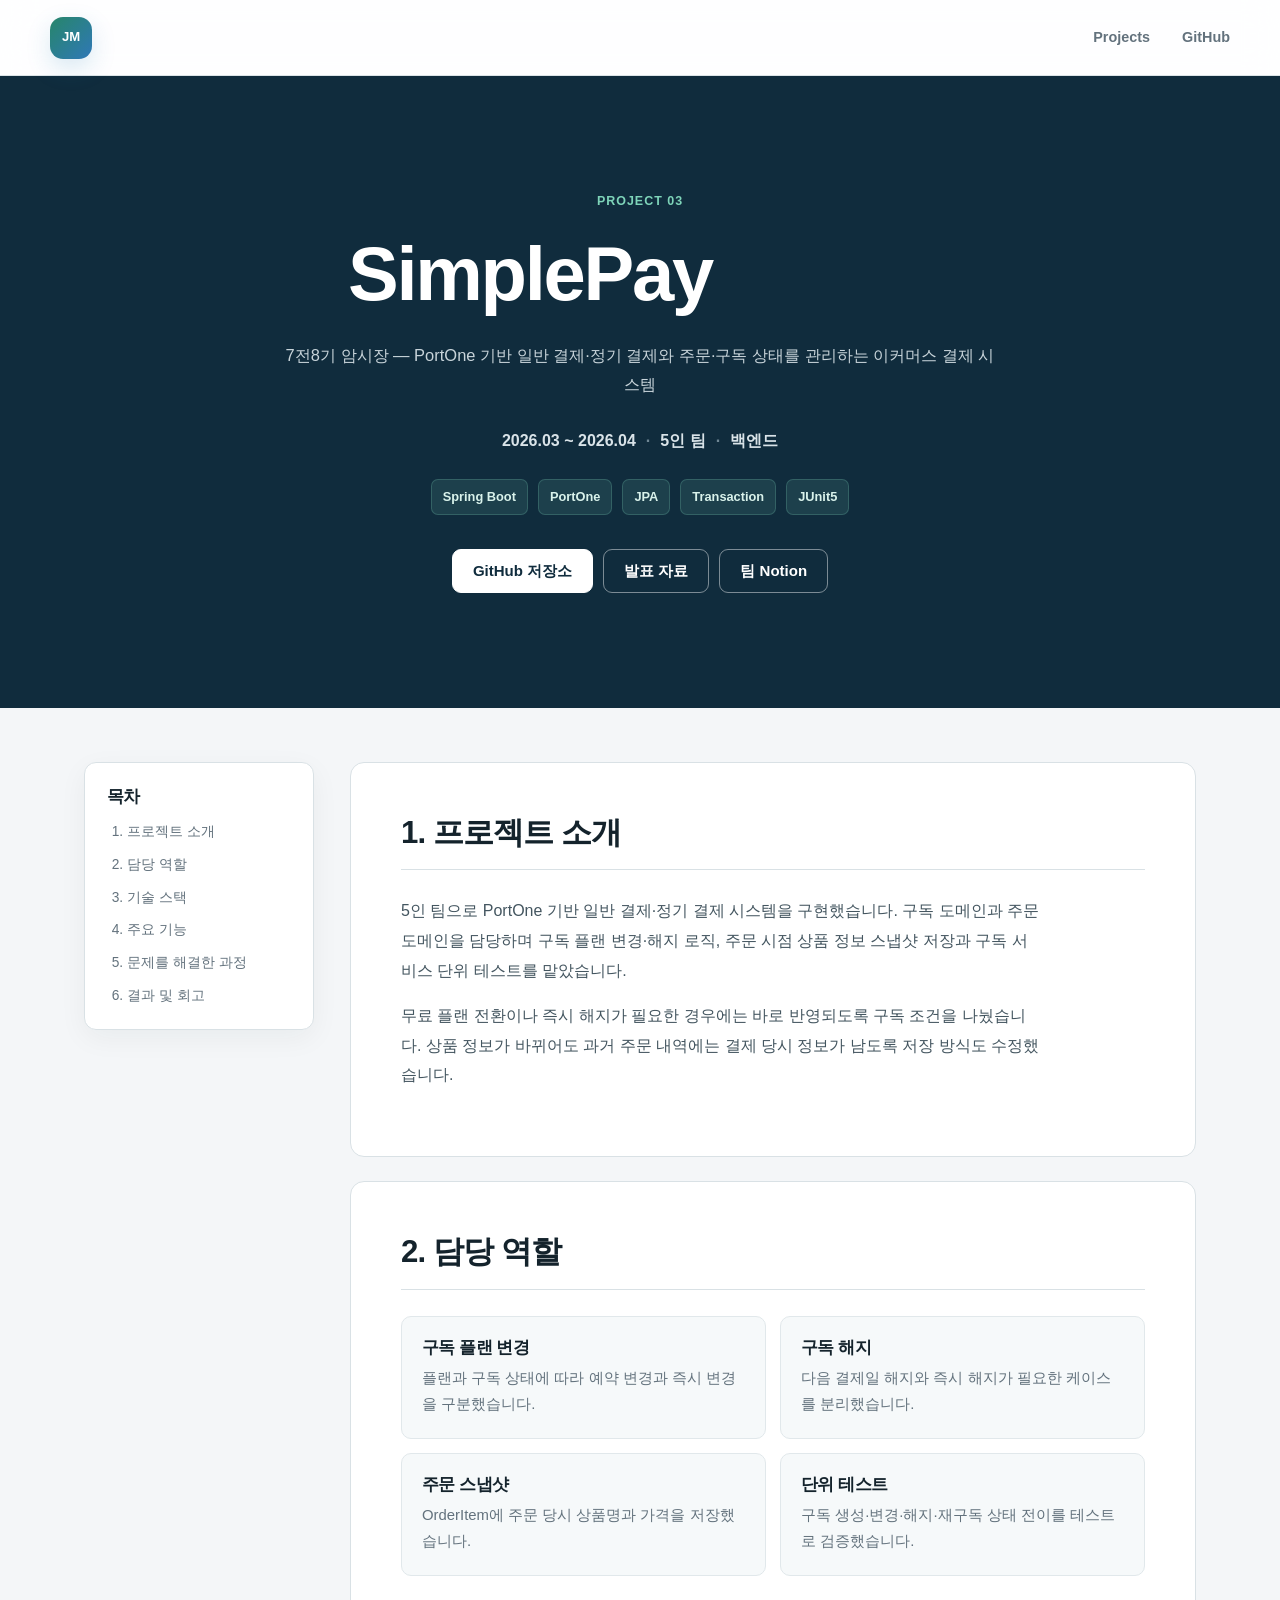
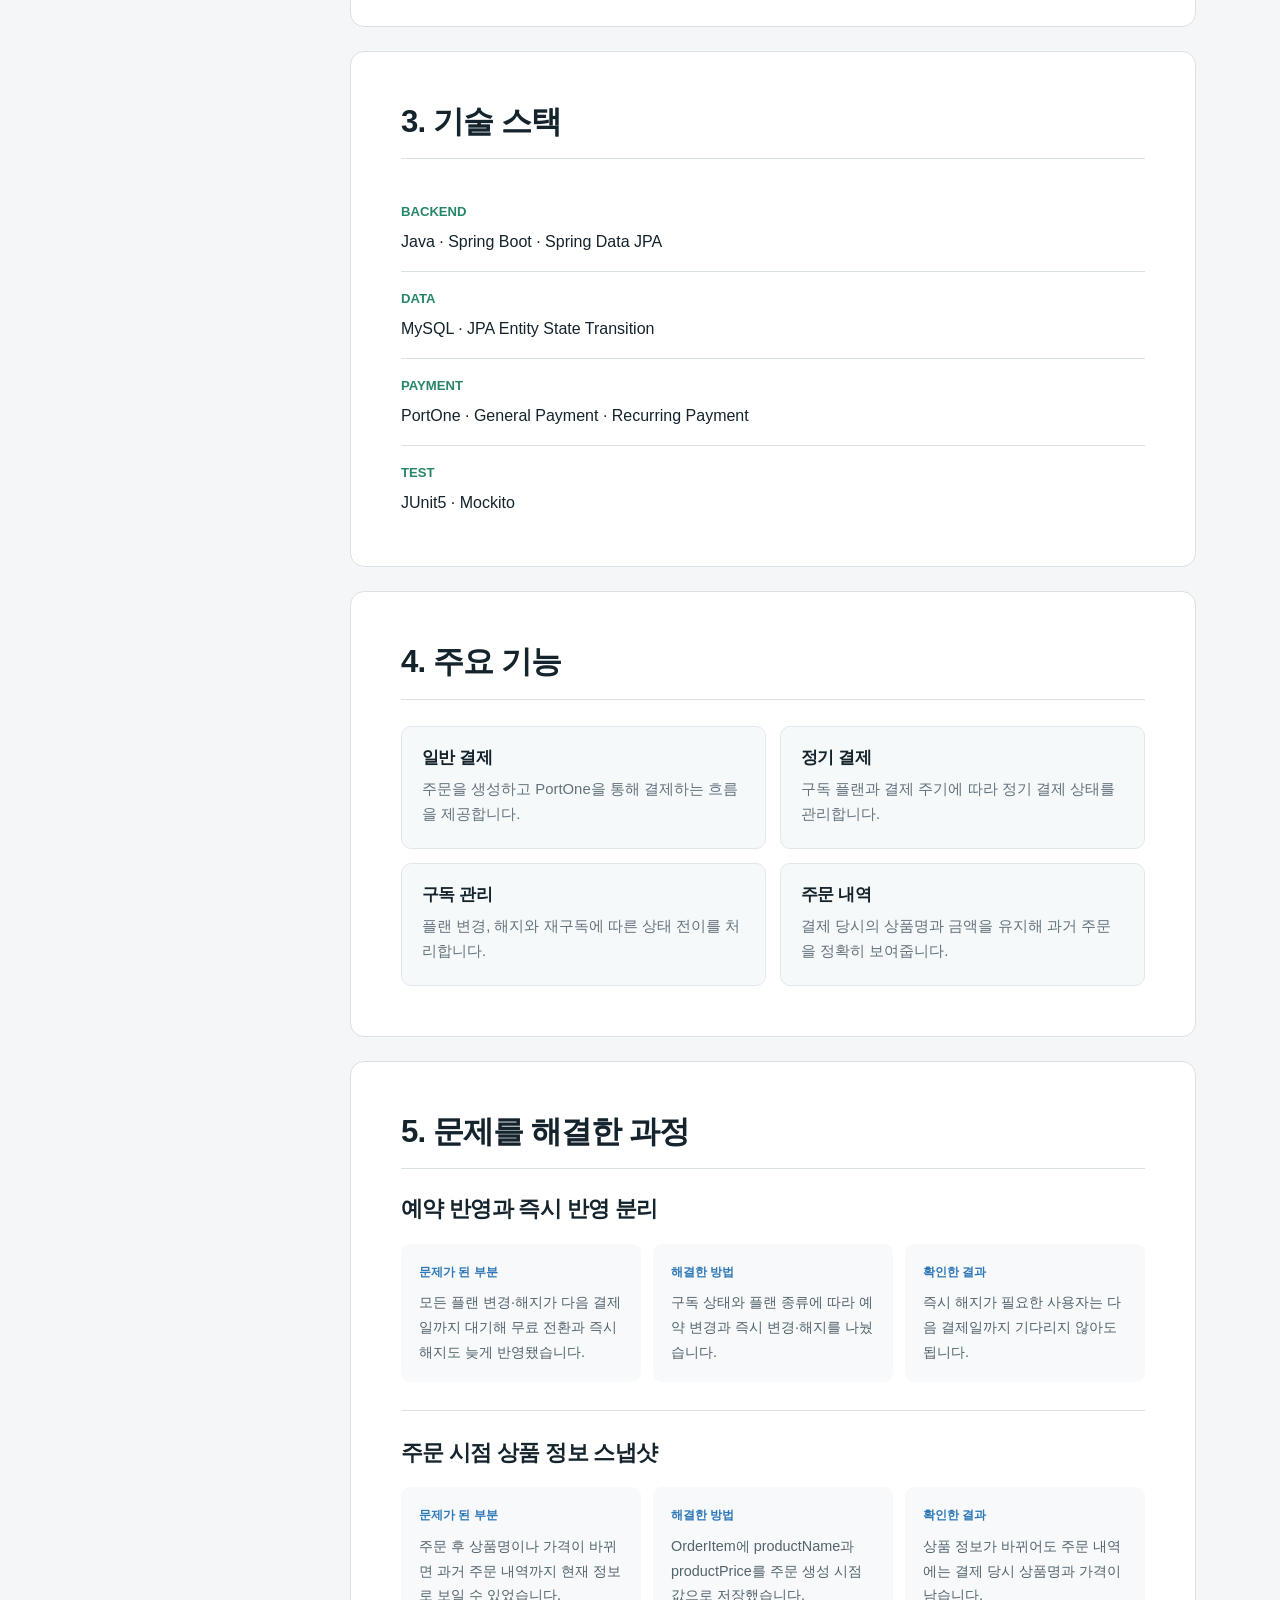
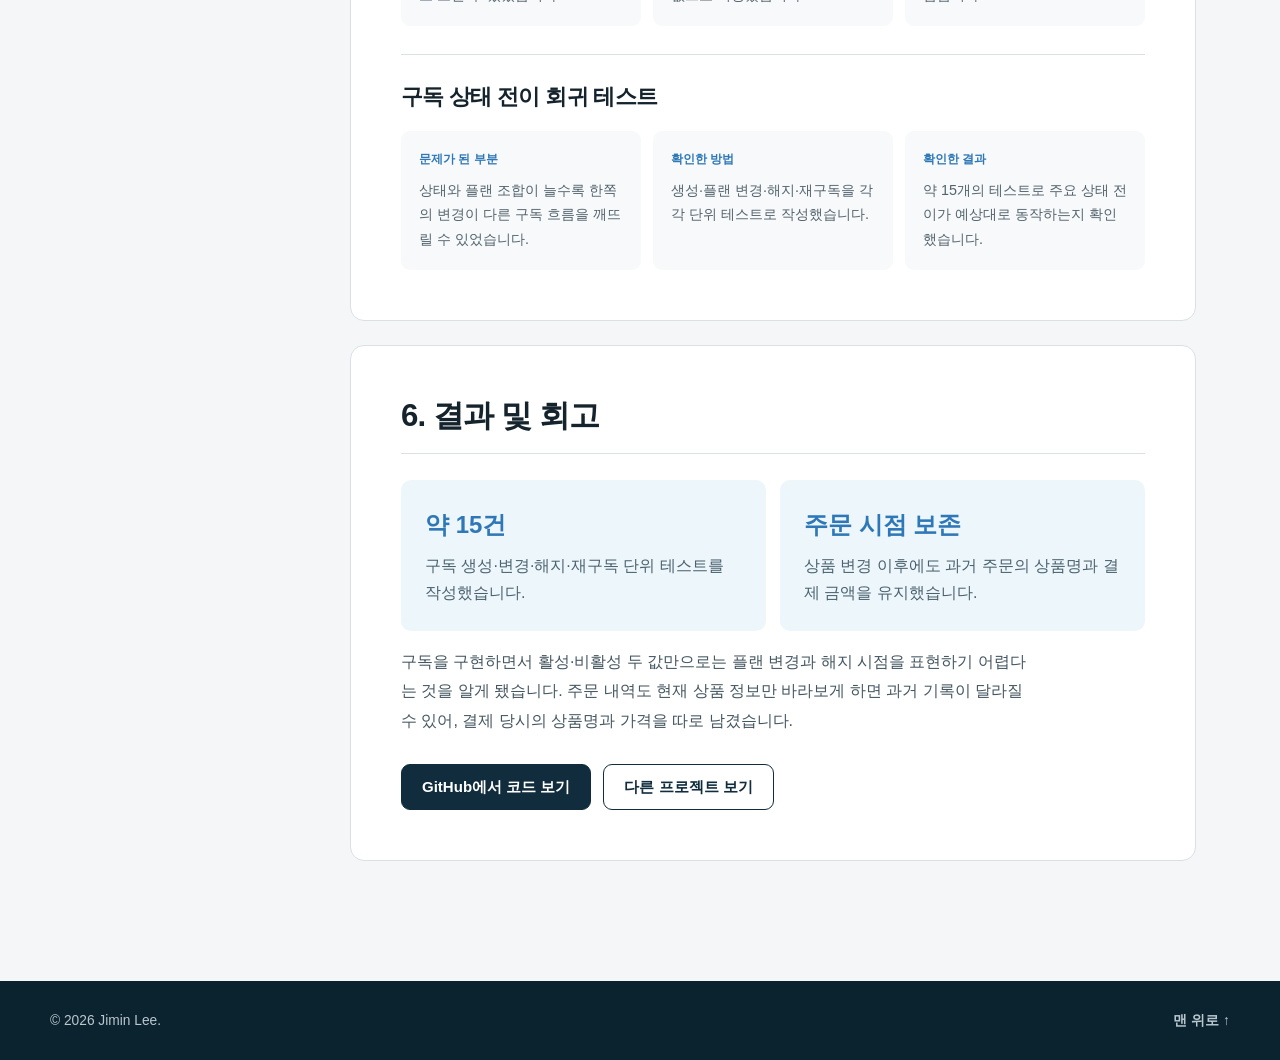
<file: projects/simplepay.html>
<!DOCTYPE html>
<html lang="ko">
  <head>
    <meta charset="UTF-8" />
    <meta name="viewport" content="width=device-width, initial-scale=1.0" />
    <meta name="description" content="이지민의 7전8기 암시장 이커머스 결제 시스템 프로젝트 상세 기록입니다." />
    <title>SimplePay | 이지민 포트폴리오</title>
    <link rel="stylesheet" href="../styles.css" />
  </head>
  <body class="detail-page">
    <header class="site-header detail-header">
      <a class="brand" href="../index.html#home" aria-label="이지민 포트폴리오 홈"><span class="brand-mark">JM</span><span class="brand-name">이지민</span></a>
      <nav class="nav" aria-label="상세 페이지 메뉴"><a href="../index.html#projects">Projects</a><a href="https://github.com/no-more-bugs-seven" target="_blank" rel="noreferrer">GitHub</a></nav>
    </header>

    <main>
      <section id="overview" class="detail-hero">
        <p class="eyebrow">Project 03</p>
        <h1>SimplePay</h1>
        <p class="detail-lead">7전8기 암시장 — PortOne 기반 일반 결제·정기 결제와 주문·구독 상태를 관리하는 이커머스 결제 시스템</p>
        <div class="detail-meta"><span>2026.03 ~ 2026.04</span><span>5인 팀</span><span>백엔드</span></div>
        <ul class="detail-tags"><li>Spring Boot</li><li>PortOne</li><li>JPA</li><li>Transaction</li><li>JUnit5</li></ul>
        <div class="detail-actions">
          <a class="button primary" href="https://github.com/no-more-bugs-seven" target="_blank" rel="noreferrer">GitHub 저장소</a>
          <a class="button" href="../assets/presentations/simplepay-presentation.pdf" target="_blank" rel="noreferrer">발표 자료</a>
          <a class="button" href="https://wind-swamp-aae.notion.site/7-8-61cd6f3725378244ba16819e0f9d6e12?pvs=73" target="_blank" rel="noreferrer">팀 Notion</a>
        </div>
      </section>

      <div class="detail-layout">
        <aside class="detail-toc" aria-label="프로젝트 목차">
          <h2>목차</h2>
          <ol><li><a href="#introduction">프로젝트 소개</a></li><li><a href="#role">담당 역할</a></li><li><a href="#stack">기술 스택</a></li><li><a href="#features">주요 기능</a></li><li><a href="#decisions">문제를 해결한 과정</a></li><li><a href="#result">결과 및 회고</a></li></ol>
        </aside>

        <article class="detail-content">
          <section id="introduction" class="detail-section">
            <h2>1. 프로젝트 소개</h2>
            <p>5인 팀으로 PortOne 기반 일반 결제·정기 결제 시스템을 구현했습니다. 구독 도메인과 주문 도메인을 담당하며 구독 플랜 변경·해지 로직, 주문 시점 상품 정보 스냅샷 저장과 구독 서비스 단위 테스트를 맡았습니다.</p>
            <p>무료 플랜 전환이나 즉시 해지가 필요한 경우에는 바로 반영되도록 구독 조건을 나눴습니다. 상품 정보가 바뀌어도 과거 주문 내역에는 결제 당시 정보가 남도록 저장 방식도 수정했습니다.</p>
          </section>

          <section id="role" class="detail-section">
            <h2>2. 담당 역할</h2>
            <div class="role-grid">
              <div class="info-card"><h3>구독 플랜 변경</h3><p>플랜과 구독 상태에 따라 예약 변경과 즉시 변경을 구분했습니다.</p></div>
              <div class="info-card"><h3>구독 해지</h3><p>다음 결제일 해지와 즉시 해지가 필요한 케이스를 분리했습니다.</p></div>
              <div class="info-card"><h3>주문 스냅샷</h3><p>OrderItem에 주문 당시 상품명과 가격을 저장했습니다.</p></div>
              <div class="info-card"><h3>단위 테스트</h3><p>구독 생성·변경·해지·재구독 상태 전이를 테스트로 검증했습니다.</p></div>
            </div>
          </section>

          <section id="stack" class="detail-section">
            <h2>3. 기술 스택</h2>
            <div class="stack-row"><strong>Backend</strong>Java · Spring Boot · Spring Data JPA</div>
            <div class="stack-row"><strong>Data</strong>MySQL · JPA Entity State Transition</div>
            <div class="stack-row"><strong>Payment</strong>PortOne · General Payment · Recurring Payment</div>
            <div class="stack-row"><strong>Test</strong>JUnit5 · Mockito</div>
          </section>

          <section id="features" class="detail-section">
            <h2>4. 주요 기능</h2>
            <div class="feature-grid">
              <div class="info-card"><h3>일반 결제</h3><p>주문을 생성하고 PortOne을 통해 결제하는 흐름을 제공합니다.</p></div>
              <div class="info-card"><h3>정기 결제</h3><p>구독 플랜과 결제 주기에 따라 정기 결제 상태를 관리합니다.</p></div>
              <div class="info-card"><h3>구독 관리</h3><p>플랜 변경, 해지와 재구독에 따른 상태 전이를 처리합니다.</p></div>
              <div class="info-card"><h3>주문 내역</h3><p>결제 당시의 상품명과 금액을 유지해 과거 주문을 정확히 보여줍니다.</p></div>
            </div>
          </section>

          <section id="decisions" class="detail-section">
            <h2>5. 문제를 해결한 과정</h2>
            <div class="decision">
              <h3>예약 반영과 즉시 반영 분리</h3>
              <div class="decision-flow">
                <div class="decision-step"><strong>문제가 된 부분</strong><p>모든 플랜 변경·해지가 다음 결제일까지 대기해 무료 전환과 즉시 해지도 늦게 반영됐습니다.</p></div>
                <div class="decision-step"><strong>해결한 방법</strong><p>구독 상태와 플랜 종류에 따라 예약 변경과 즉시 변경·해지를 나눴습니다.</p></div>
                <div class="decision-step"><strong>확인한 결과</strong><p>즉시 해지가 필요한 사용자는 다음 결제일까지 기다리지 않아도 됩니다.</p></div>
              </div>
            </div>
            <div class="decision">
              <h3>주문 시점 상품 정보 스냅샷</h3>
              <div class="decision-flow">
                <div class="decision-step"><strong>문제가 된 부분</strong><p>주문 후 상품명이나 가격이 바뀌면 과거 주문 내역까지 현재 정보로 보일 수 있었습니다.</p></div>
                <div class="decision-step"><strong>해결한 방법</strong><p>OrderItem에 productName과 productPrice를 주문 생성 시점 값으로 저장했습니다.</p></div>
                <div class="decision-step"><strong>확인한 결과</strong><p>상품 정보가 바뀌어도 주문 내역에는 결제 당시 상품명과 가격이 남습니다.</p></div>
              </div>
            </div>
            <div class="decision">
              <h3>구독 상태 전이 회귀 테스트</h3>
              <div class="decision-flow">
                <div class="decision-step"><strong>문제가 된 부분</strong><p>상태와 플랜 조합이 늘수록 한쪽의 변경이 다른 구독 흐름을 깨뜨릴 수 있었습니다.</p></div>
                <div class="decision-step"><strong>확인한 방법</strong><p>생성·플랜 변경·해지·재구독을 각각 단위 테스트로 작성했습니다.</p></div>
                <div class="decision-step"><strong>확인한 결과</strong><p>약 15개의 테스트로 주요 상태 전이가 예상대로 동작하는지 확인했습니다.</p></div>
              </div>
            </div>
          </section>

          <section id="result" class="detail-section">
            <h2>6. 결과 및 회고</h2>
            <div class="result-grid">
              <div class="result-card"><strong>약 15건</strong><p>구독 생성·변경·해지·재구독 단위 테스트를 작성했습니다.</p></div>
              <div class="result-card"><strong>주문 시점 보존</strong><p>상품 변경 이후에도 과거 주문의 상품명과 결제 금액을 유지했습니다.</p></div>
            </div>
            <p>구독을 구현하면서 활성·비활성 두 값만으로는 플랜 변경과 해지 시점을 표현하기 어렵다는 것을 알게 됐습니다. 주문 내역도 현재 상품 정보만 바라보게 하면 과거 기록이 달라질 수 있어, 결제 당시의 상품명과 가격을 따로 남겼습니다.</p>
            <div class="detail-footer-actions"><a class="button primary" href="https://github.com/no-more-bugs-seven" target="_blank" rel="noreferrer">GitHub에서 코드 보기</a><a class="button" href="../index.html#projects">다른 프로젝트 보기</a></div>
          </section>
        </article>
      </div>
    </main>
    <footer class="footer"><p>© 2026 Jimin Lee.</p><a href="#overview">맨 위로 ↑</a></footer>
  </body>
</html>
</file>
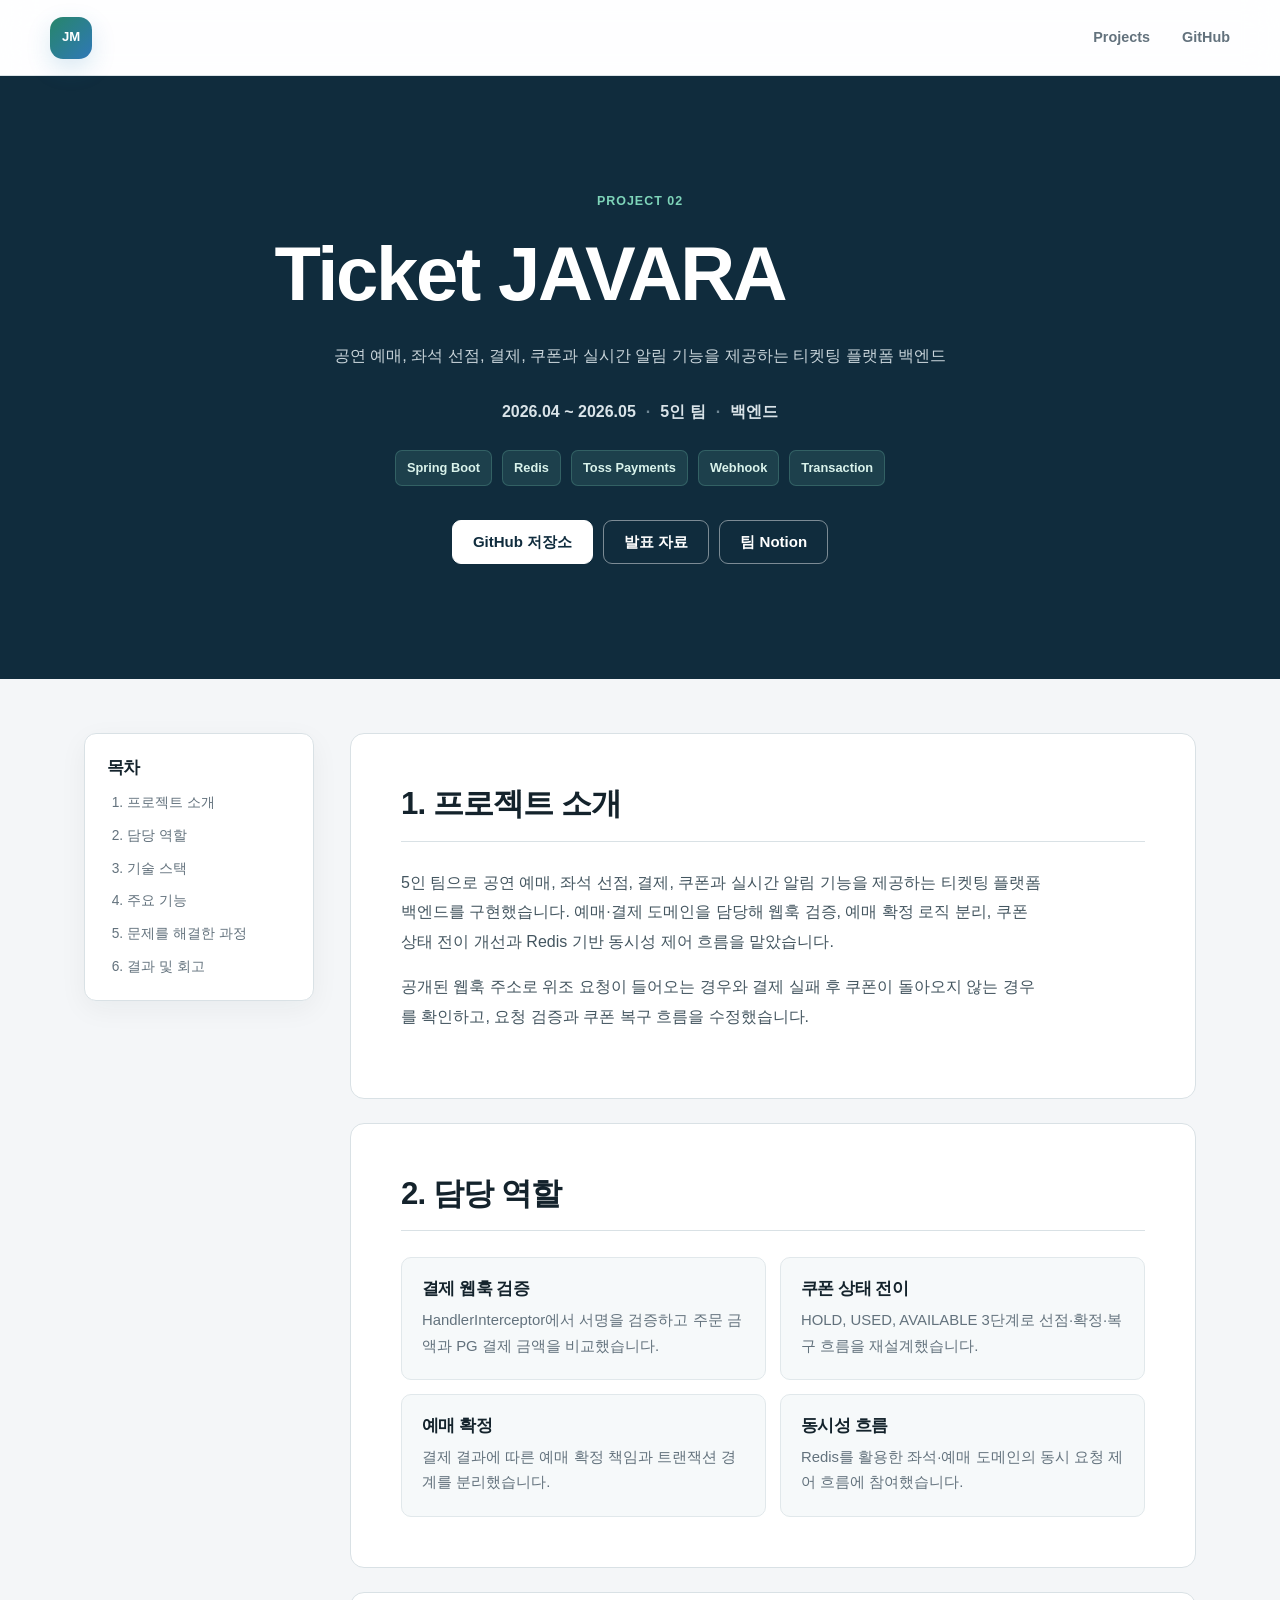
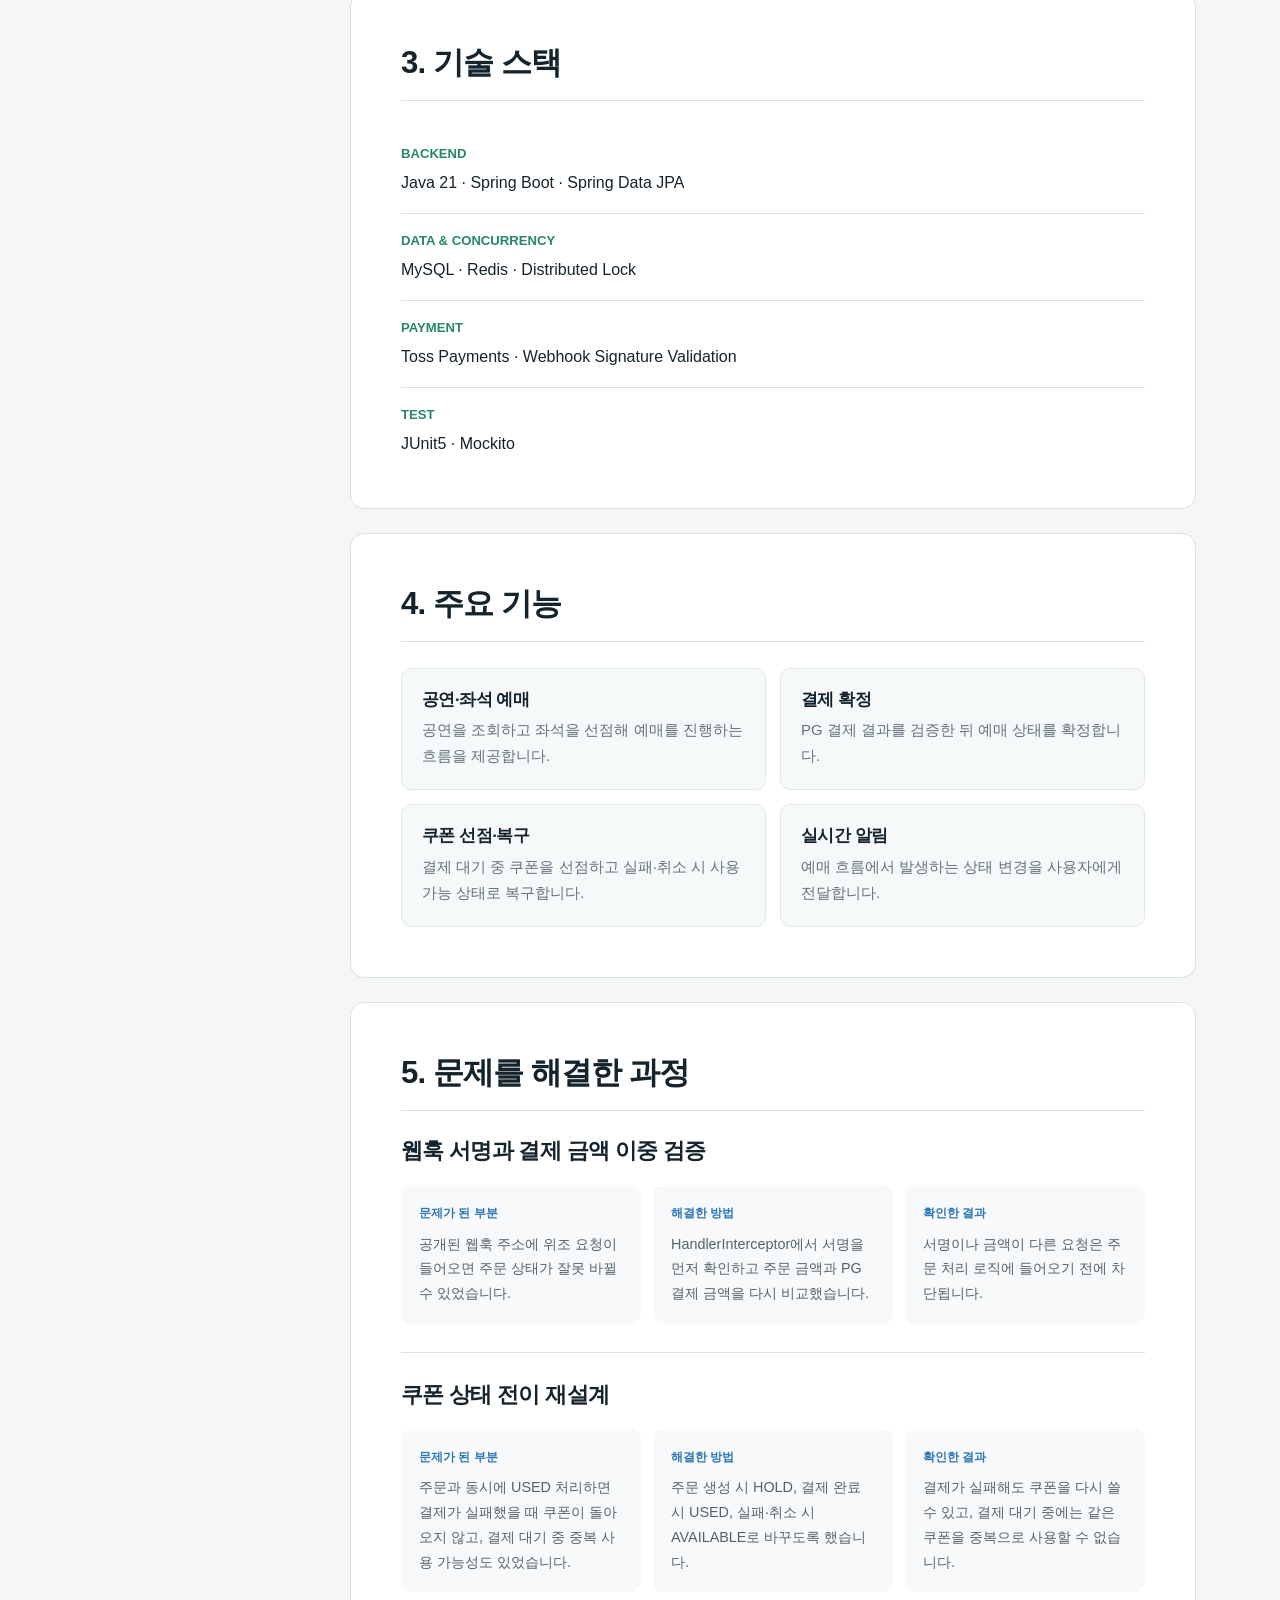
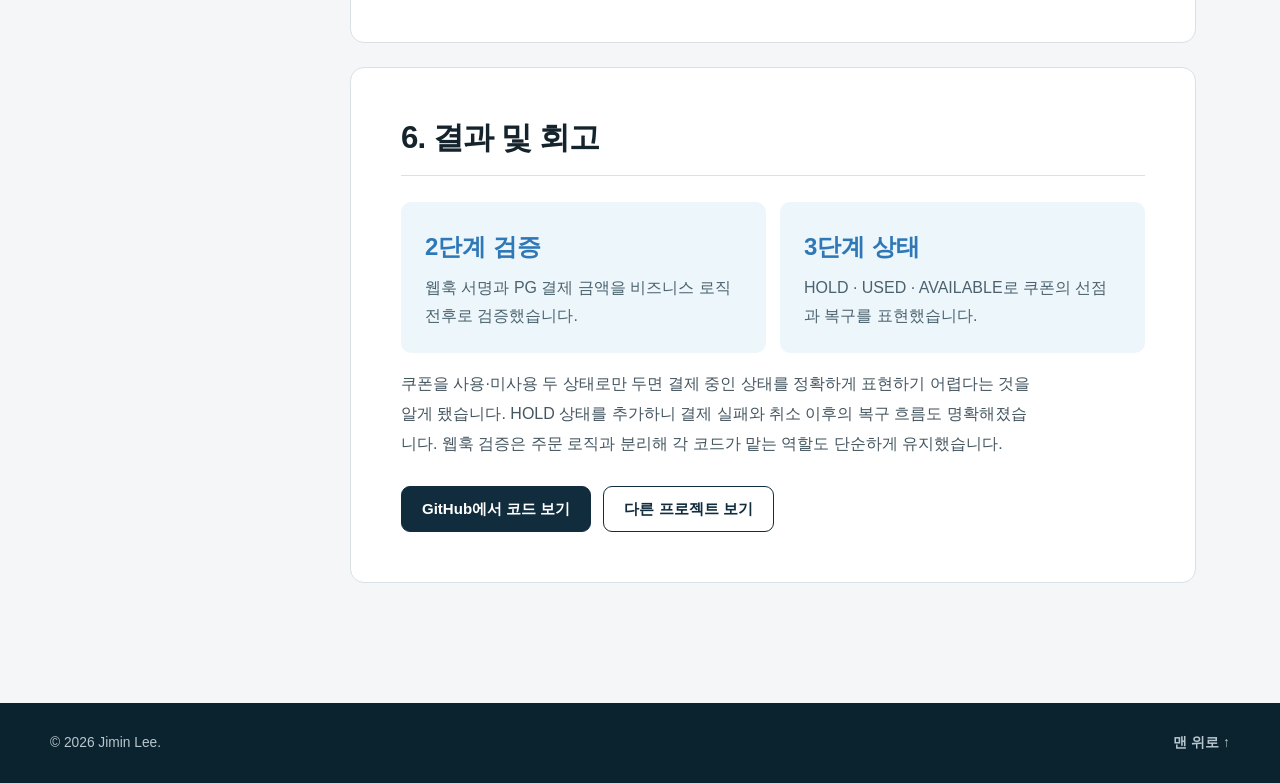
<file: projects/ticket-javara.html>
<!DOCTYPE html>
<html lang="ko">
  <head>
    <meta charset="UTF-8" />
    <meta name="viewport" content="width=device-width, initial-scale=1.0" />
    <meta name="description" content="이지민의 Ticket JAVARA 공연 티켓팅 플랫폼 프로젝트 상세 기록입니다." />
    <title>Ticket JAVARA | 이지민 포트폴리오</title>
    <link rel="stylesheet" href="../styles.css" />
  </head>
  <body class="detail-page">
    <header class="site-header detail-header">
      <a class="brand" href="../index.html#home" aria-label="이지민 포트폴리오 홈"><span class="brand-mark">JM</span><span class="brand-name">이지민</span></a>
      <nav class="nav" aria-label="상세 페이지 메뉴"><a href="../index.html#projects">Projects</a><a href="https://github.com/6team-Plus-project-sparta" target="_blank" rel="noreferrer">GitHub</a></nav>
    </header>

    <main>
      <section id="overview" class="detail-hero">
        <p class="eyebrow">Project 02</p>
        <h1>Ticket JAVARA</h1>
        <p class="detail-lead">공연 예매, 좌석 선점, 결제, 쿠폰과 실시간 알림 기능을 제공하는 티켓팅 플랫폼 백엔드</p>
        <div class="detail-meta"><span>2026.04 ~ 2026.05</span><span>5인 팀</span><span>백엔드</span></div>
        <ul class="detail-tags"><li>Spring Boot</li><li>Redis</li><li>Toss Payments</li><li>Webhook</li><li>Transaction</li></ul>
        <div class="detail-actions">
          <a class="button primary" href="https://github.com/6team-Plus-project-sparta" target="_blank" rel="noreferrer">GitHub 저장소</a>
          <a class="button" href="../assets/presentations/ticket-javara-presentation.pdf" target="_blank" rel="noreferrer">발표 자료</a>
          <a class="button" href="https://wind-swamp-aae.notion.site/HOT6-90bd6f372537822a8b3c01f9c7a23b39?pvs=73" target="_blank" rel="noreferrer">팀 Notion</a>
        </div>
      </section>

      <div class="detail-layout">
        <aside class="detail-toc" aria-label="프로젝트 목차">
          <h2>목차</h2>
          <ol><li><a href="#introduction">프로젝트 소개</a></li><li><a href="#role">담당 역할</a></li><li><a href="#stack">기술 스택</a></li><li><a href="#features">주요 기능</a></li><li><a href="#decisions">문제를 해결한 과정</a></li><li><a href="#result">결과 및 회고</a></li></ol>
        </aside>

        <article class="detail-content">
          <section id="introduction" class="detail-section">
            <h2>1. 프로젝트 소개</h2>
            <p>5인 팀으로 공연 예매, 좌석 선점, 결제, 쿠폰과 실시간 알림 기능을 제공하는 티켓팅 플랫폼 백엔드를 구현했습니다. 예매·결제 도메인을 담당해 웹훅 검증, 예매 확정 로직 분리, 쿠폰 상태 전이 개선과 Redis 기반 동시성 제어 흐름을 맡았습니다.</p>
            <p>공개된 웹훅 주소로 위조 요청이 들어오는 경우와 결제 실패 후 쿠폰이 돌아오지 않는 경우를 확인하고, 요청 검증과 쿠폰 복구 흐름을 수정했습니다.</p>
          </section>

          <section id="role" class="detail-section">
            <h2>2. 담당 역할</h2>
            <div class="role-grid">
              <div class="info-card"><h3>결제 웹훅 검증</h3><p>HandlerInterceptor에서 서명을 검증하고 주문 금액과 PG 결제 금액을 비교했습니다.</p></div>
              <div class="info-card"><h3>쿠폰 상태 전이</h3><p>HOLD, USED, AVAILABLE 3단계로 선점·확정·복구 흐름을 재설계했습니다.</p></div>
              <div class="info-card"><h3>예매 확정</h3><p>결제 결과에 따른 예매 확정 책임과 트랜잭션 경계를 분리했습니다.</p></div>
              <div class="info-card"><h3>동시성 흐름</h3><p>Redis를 활용한 좌석·예매 도메인의 동시 요청 제어 흐름에 참여했습니다.</p></div>
            </div>
          </section>

          <section id="stack" class="detail-section">
            <h2>3. 기술 스택</h2>
            <div class="stack-row"><strong>Backend</strong>Java 21 · Spring Boot · Spring Data JPA</div>
            <div class="stack-row"><strong>Data & Concurrency</strong>MySQL · Redis · Distributed Lock</div>
            <div class="stack-row"><strong>Payment</strong>Toss Payments · Webhook Signature Validation</div>
            <div class="stack-row"><strong>Test</strong>JUnit5 · Mockito</div>
          </section>

          <section id="features" class="detail-section">
            <h2>4. 주요 기능</h2>
            <div class="feature-grid">
              <div class="info-card"><h3>공연·좌석 예매</h3><p>공연을 조회하고 좌석을 선점해 예매를 진행하는 흐름을 제공합니다.</p></div>
              <div class="info-card"><h3>결제 확정</h3><p>PG 결제 결과를 검증한 뒤 예매 상태를 확정합니다.</p></div>
              <div class="info-card"><h3>쿠폰 선점·복구</h3><p>결제 대기 중 쿠폰을 선점하고 실패·취소 시 사용 가능 상태로 복구합니다.</p></div>
              <div class="info-card"><h3>실시간 알림</h3><p>예매 흐름에서 발생하는 상태 변경을 사용자에게 전달합니다.</p></div>
            </div>
          </section>

          <section id="decisions" class="detail-section">
            <h2>5. 문제를 해결한 과정</h2>
            <div class="decision">
              <h3>웹훅 서명과 결제 금액 이중 검증</h3>
              <div class="decision-flow">
                <div class="decision-step"><strong>문제가 된 부분</strong><p>공개된 웹훅 주소에 위조 요청이 들어오면 주문 상태가 잘못 바뀔 수 있었습니다.</p></div>
                <div class="decision-step"><strong>해결한 방법</strong><p>HandlerInterceptor에서 서명을 먼저 확인하고 주문 금액과 PG 결제 금액을 다시 비교했습니다.</p></div>
                <div class="decision-step"><strong>확인한 결과</strong><p>서명이나 금액이 다른 요청은 주문 처리 로직에 들어오기 전에 차단됩니다.</p></div>
              </div>
            </div>
            <div class="decision">
              <h3>쿠폰 상태 전이 재설계</h3>
              <div class="decision-flow">
                <div class="decision-step"><strong>문제가 된 부분</strong><p>주문과 동시에 USED 처리하면 결제가 실패했을 때 쿠폰이 돌아오지 않고, 결제 대기 중 중복 사용 가능성도 있었습니다.</p></div>
                <div class="decision-step"><strong>해결한 방법</strong><p>주문 생성 시 HOLD, 결제 완료 시 USED, 실패·취소 시 AVAILABLE로 바꾸도록 했습니다.</p></div>
                <div class="decision-step"><strong>확인한 결과</strong><p>결제가 실패해도 쿠폰을 다시 쓸 수 있고, 결제 대기 중에는 같은 쿠폰을 중복으로 사용할 수 없습니다.</p></div>
              </div>
            </div>
          </section>

          <section id="result" class="detail-section">
            <h2>6. 결과 및 회고</h2>
            <div class="result-grid">
              <div class="result-card"><strong>2단계 검증</strong><p>웹훅 서명과 PG 결제 금액을 비즈니스 로직 전후로 검증했습니다.</p></div>
              <div class="result-card"><strong>3단계 상태</strong><p>HOLD · USED · AVAILABLE로 쿠폰의 선점과 복구를 표현했습니다.</p></div>
            </div>
            <p>쿠폰을 사용·미사용 두 상태로만 두면 결제 중인 상태를 정확하게 표현하기 어렵다는 것을 알게 됐습니다. HOLD 상태를 추가하니 결제 실패와 취소 이후의 복구 흐름도 명확해졌습니다. 웹훅 검증은 주문 로직과 분리해 각 코드가 맡는 역할도 단순하게 유지했습니다.</p>
            <div class="detail-footer-actions"><a class="button primary" href="https://github.com/6team-Plus-project-sparta" target="_blank" rel="noreferrer">GitHub에서 코드 보기</a><a class="button" href="../index.html#projects">다른 프로젝트 보기</a></div>
          </section>
        </article>
      </div>
    </main>
    <footer class="footer"><p>© 2026 Jimin Lee.</p><a href="#overview">맨 위로 ↑</a></footer>
  </body>
</html>
</file>
<file: styles.css>
:root {
  --bg: #f5f7f9;
  --surface: #ffffff;
  --surface-soft: #edf4f4;
  --ink: #14232c;
  --muted: #63727d;
  --line: #d9e1e5;
  --green: #27866a;
  --blue: #2f78b7;
  --navy: #102c3d;
  --shadow: 0 18px 48px rgba(20, 35, 44, 0.08);
  --max-width: 1180px;
}

* { box-sizing: border-box; }
html { scroll-behavior: smooth; scroll-padding-top: 84px; }
body {
  margin: 0;
  color: var(--ink);
  background: var(--bg);
  font-family: "Pretendard Variable", Pretendard, "Noto Sans KR", "Apple SD Gothic Neo", "Malgun Gothic", -apple-system, BlinkMacSystemFont, "Segoe UI", sans-serif;
  line-height: 1.72;
}
body, button { font-size: 16px; }
a { color: inherit; text-decoration: none; }
img { display: block; max-width: 100%; }
button { font: inherit; }

a:focus-visible,
button:focus-visible {
  outline: 3px solid rgba(47, 120, 183, 0.45);
  outline-offset: 4px;
}

.site-header {
  position: sticky;
  top: 0;
  z-index: 50;
  display: flex;
  align-items: center;
  justify-content: space-between;
  min-height: 76px;
  padding: 12px max(24px, calc((100vw - var(--max-width)) / 2));
  background: rgba(255, 255, 255, 0.9);
  border-bottom: 1px solid rgba(217, 225, 229, 0.9);
  backdrop-filter: blur(16px);
}

.brand, .nav, .hero-actions, .project-meta, .project-tags, .project-resource-links, .footer {
  display: flex;
  align-items: center;
}
.brand { gap: 11px; font-weight: 850; }
.brand-mark {
  display: grid;
  place-items: center;
  width: 42px;
  height: 42px;
  color: #fff;
  background: linear-gradient(135deg, var(--green), var(--blue));
  border-radius: 13px;
  font-size: 0.82rem;
  box-shadow: 0 9px 24px rgba(47, 120, 183, 0.18);
}
.nav { gap: clamp(16px, 2.5vw, 32px); color: var(--muted); font-size: 0.9rem; font-weight: 700; }
.nav a:hover { color: var(--ink); }

.hero {
  display: grid;
  grid-template-columns: minmax(0, 1.2fr) minmax(330px, 0.8fr);
  align-items: center;
  gap: clamp(40px, 6vw, 88px);
  min-height: calc(100vh - 76px);
  padding: clamp(72px, 9vw, 128px) max(24px, calc((100vw - var(--max-width)) / 2));
  background:
    radial-gradient(circle at 8% 20%, rgba(39, 134, 106, 0.12), transparent 30%),
    linear-gradient(135deg, #f8fafb, #edf3f6);
}
.eyebrow {
  margin: 0 0 12px;
  color: var(--blue);
  font-size: 0.78rem;
  font-weight: 900;
  letter-spacing: 0.08em;
  text-transform: uppercase;
}
h1, h2, h3, h4, p { overflow-wrap: break-word; }
h1, h2, h3, h4 { word-break: keep-all; }
h1, h2, h3, h4 { margin-top: 0; line-height: 1.3; letter-spacing: -0.03em; }
h1 { max-width: 760px; margin-bottom: 24px; font-size: clamp(2.25rem, 4vw, 3.8rem); font-weight: 800; }
h2 { margin-bottom: 20px; font-size: clamp(1.9rem, 3.2vw, 2.75rem); font-weight: 800; }
h3 { margin-bottom: 12px; font-size: 1.28rem; font-weight: 800; }
.hero-description { max-width: 680px; margin: 0; color: var(--muted); font-size: 1.03rem; }
.hero-actions { flex-wrap: wrap; gap: 12px; margin-top: 34px; }
.button {
  display: inline-flex;
  align-items: center;
  justify-content: center;
  min-height: 46px;
  padding: 0 20px;
  border: 1px solid var(--navy);
  border-radius: 9px;
  font-size: 0.94rem;
  font-weight: 800;
}
.button.primary { color: #fff; background: var(--navy); }
.button.secondary { background: rgba(255, 255, 255, 0.7); }
.button:hover { transform: translateY(-1px); }

.hero-profile {
  position: relative;
  display: grid;
  grid-template-columns: 150px 1fr;
  gap: 24px;
  align-items: center;
  padding: clamp(24px, 3vw, 38px);
  background: rgba(255, 255, 255, 0.86);
  border: 1px solid var(--line);
  border-radius: 22px;
  box-shadow: var(--shadow);
}
.hero-profile::before {
  position: absolute;
  top: -10px;
  right: 28px;
  width: 70px;
  height: 4px;
  background: linear-gradient(90deg, var(--green), var(--blue));
  border-radius: 999px;
  content: "";
}
.hero-profile img { width: 150px; height: 180px; object-fit: cover; border-radius: 15px; }
.hero-profile h2 { margin-bottom: 10px; font-size: 2rem; }
.hero-profile p { margin: 0 0 10px; color: var(--muted); }
.hero-profile .profile-label { color: var(--green); font-size: 0.76rem; font-weight: 900; text-transform: uppercase; }
.hero-profile a { color: var(--blue); font-size: 0.9rem; font-weight: 800; }

.section { padding: clamp(76px, 8vw, 116px) max(24px, calc((100vw - var(--max-width)) / 2)); }
.section-heading { max-width: 820px; margin-bottom: clamp(36px, 5vw, 64px); }
.section-heading.wide { max-width: 900px; }
.section-heading > p:last-child { max-width: 720px; margin: 0; color: var(--muted); }

.about-section {
  display: grid;
  grid-template-columns: 0.85fr 1.15fr;
  gap: clamp(50px, 8vw, 120px);
  background: var(--surface);
}
.about-section .section-heading h2 { max-width: 470px; font-size: clamp(2rem, 3vw, 2.55rem); line-height: 1.35; }
.about-copy { display: grid; gap: 20px; }
.about-copy p { max-width: 68ch; margin: 0; color: #40515c; font-size: 1rem; line-height: 1.82; }

.projects-section { background: #edf2f4; }
.project-toolbar { display: flex; flex-wrap: wrap; gap: 9px; margin-bottom: 28px; }
.filter-button {
  min-height: 40px;
  padding: 0 15px;
  color: var(--muted);
  background: var(--surface);
  border: 1px solid var(--line);
  border-radius: 999px;
  cursor: pointer;
  font-size: 0.88rem;
  font-weight: 800;
}
.filter-button.active { color: #fff; background: var(--navy); border-color: var(--navy); }
.featured-projects { display: grid; gap: 22px; }
.project-card {
  overflow: hidden;
  background: var(--surface);
  border: 1px solid var(--line);
  border-radius: 16px;
  box-shadow: 0 12px 38px rgba(20, 35, 44, 0.055);
}
.project-card.featured { display: grid; grid-template-columns: minmax(0, 1fr) 176px; }
.project-card.is-hidden { display: none; }
.project-card.featured:hover { border-color: #b7c9d1; box-shadow: var(--shadow); transform: translateY(-2px); }
.project-card-link { display: grid; grid-template-columns: 80px minmax(0, 1fr); gap: 18px; padding: clamp(26px, 4vw, 44px); }
.project-number { color: #b5c3ca; font-size: 2.15rem; font-weight: 900; line-height: 1; }
.project-kicker { margin: 0 0 7px; color: var(--green); font-size: 0.84rem; font-weight: 900; }
.project-card-body > p:not(.project-kicker) { max-width: 750px; margin: 0; color: var(--muted); }
.project-meta, .project-tags { flex-wrap: wrap; gap: 8px; padding: 0; list-style: none; }
.project-meta { margin: 18px 0 0; color: #50616b; font-size: 0.85rem; font-weight: 750; }
.project-meta li:not(:last-child)::after { margin-left: 8px; color: #b2bec4; content: "·"; }
.project-tags { margin: 17px 0 0; }
.project-tags li { padding: 5px 10px; color: #31515c; background: var(--surface-soft); border-radius: 7px; font-size: 0.78rem; font-weight: 800; }
.project-outcome, .metric-inline {
  margin-top: 20px;
  padding: 12px 14px;
  color: #284a56;
  background: #eef6fb;
  border-left: 3px solid var(--blue);
  border-radius: 0 8px 8px 0;
  font-size: 0.9rem;
  font-weight: 750;
}
.detail-cta { display: inline-block; margin-top: 23px; color: var(--blue); font-size: 0.9rem; font-weight: 900; }
.project-resource-links {
  align-items: stretch;
  justify-content: center;
  flex-direction: column;
  gap: 0;
  padding: 18px;
  background: #f8fafb;
  border-left: 1px solid var(--line);
}
.project-resource-links a { padding: 10px 8px; color: #40515c; font-size: 0.82rem; font-weight: 800; text-align: center; }
.project-resource-links a + a { border-top: 1px solid var(--line); }
.project-resource-links a:hover { color: var(--blue); }

.other-projects-heading { margin: 72px 0 24px; }
.other-projects-heading h3 { font-size: 1.8rem; }
.other-projects { display: grid; grid-template-columns: repeat(2, minmax(0, 1fr)); gap: 20px; }
.project-card.compact { padding: 28px; }
.project-card.compact .project-resource-links {
  align-items: center;
  justify-content: flex-start;
  flex-direction: row;
  gap: 18px;
  margin-top: 22px;
  padding: 0;
  background: transparent;
  border: 0;
}
.project-card.compact .project-resource-links a { padding: 0; color: var(--blue); }
.project-card.compact .project-resource-links a + a { border: 0; }

.experience-section { background: var(--surface); }
.timeline { border-top: 1px solid var(--line); }
.timeline-item {
  display: grid;
  grid-template-columns: 230px 1fr;
  gap: 40px;
  padding: 34px 0;
  border-bottom: 1px solid var(--line);
}
.timeline-period { margin: 0; color: var(--muted); font-weight: 750; }
.timeline-type { margin: 0 0 5px; color: var(--blue); font-size: 0.76rem; font-weight: 900; text-transform: uppercase; }
.timeline-item h3, .timeline-item div > p:last-of-type { margin-bottom: 6px; }
.timeline-item div > p:last-of-type { color: var(--muted); }
.timeline-item a { color: var(--blue); font-weight: 800; }

.skills-section { background: var(--navy); color: #fff; }
.skills-section .eyebrow { color: #74cdb2; }
.skills-grid { display: grid; grid-template-columns: repeat(2, minmax(0, 1fr)); gap: 1px; background: rgba(255,255,255,0.14); border: 1px solid rgba(255,255,255,0.14); }
.skills-grid article { padding: 28px; background: var(--navy); }
.skills-grid article:last-child { grid-column: 1 / -1; }
.skills-grid p { margin: 0; color: #bbcad2; }

.contact-section {
  display: grid;
  grid-template-columns: 0.9fr 1.1fr;
  gap: clamp(50px, 8vw, 120px);
  background: var(--surface);
}
.contact-section h2 { max-width: 520px; font-size: clamp(1.9rem, 2.8vw, 2.4rem); line-height: 1.4; }
.contact-list { border-top: 1px solid var(--line); }
.contact-list a { display: grid; grid-template-columns: 100px 1fr; gap: 20px; padding: 18px 0; border-bottom: 1px solid var(--line); }
.contact-list span { color: var(--muted); font-size: 0.85rem; }
.contact-list strong { overflow-wrap: anywhere; }
.contact-list a:hover strong { color: var(--blue); }

.footer { justify-content: space-between; gap: 20px; padding: 28px max(24px, calc((100vw - var(--max-width)) / 2)); color: #b9c7ce; background: #0b222f; font-size: 0.86rem; }
.footer p { margin: 0; }
.footer a { font-weight: 800; }

/* Project detail pages */
.detail-page { background: #f4f6f8; }
.detail-header .brand-name { display: none; }
.detail-header .nav { margin-left: auto; }
.detail-hero {
  padding: clamp(72px, 9vw, 118px) max(24px, calc((100vw - 980px) / 2));
  color: #fff;
  background: var(--navy);
  text-align: center;
}
.detail-hero .eyebrow { color: #7ed4b9; }
.detail-hero h1 { margin-bottom: 18px; font-size: clamp(2.8rem, 6vw, 4.75rem); }
.detail-lead { max-width: 720px; margin: 0 auto; color: #c8d4da; font-size: 1.03rem; line-height: 1.75; }
.detail-meta, .detail-tags, .detail-actions { display: flex; flex-wrap: wrap; justify-content: center; gap: 10px; }
.detail-meta { margin: 28px 0 0; color: #d9e3e8; font-weight: 750; }
.detail-meta span:not(:last-child)::after { margin-left: 10px; color: #6f8794; content: "·"; }
.detail-tags { margin: 24px 0 0; padding: 0; list-style: none; }
.detail-tags li { padding: 6px 11px; color: #d9f2eb; background: rgba(126, 212, 185, 0.12); border: 1px solid rgba(126, 212, 185, 0.22); border-radius: 7px; font-size: 0.8rem; font-weight: 800; }
.detail-actions { margin-top: 34px; }
.detail-actions .button { min-height: 44px; color: #fff; border-color: rgba(255,255,255,0.45); }
.detail-actions .button.primary { color: var(--navy); background: #fff; border-color: #fff; }

.detail-layout {
  display: grid;
  grid-template-columns: 230px minmax(0, 1fr);
  gap: 36px;
  max-width: 1160px;
  margin: 0 auto;
  padding: 54px 24px 120px;
}
.detail-toc { position: sticky; top: 104px; align-self: start; padding: 22px; background: var(--surface); border: 1px solid var(--line); border-radius: 12px; box-shadow: 0 8px 28px rgba(20,35,44,0.05); }
.detail-toc h2 { margin-bottom: 13px; font-size: 1.08rem; }
.detail-toc ol { display: grid; gap: 9px; margin: 0; padding-left: 20px; color: var(--muted); font-size: 0.86rem; }
.detail-toc a:hover { color: var(--blue); }
.detail-content { display: grid; gap: 24px; }
.detail-section { padding: clamp(28px, 5vw, 50px); background: var(--surface); border: 1px solid var(--line); border-radius: 14px; }
.detail-section h2 { margin-bottom: 26px; padding-bottom: 16px; border-bottom: 1px solid var(--line); font-size: clamp(1.55rem, 2.5vw, 1.95rem); }
.detail-section > p { max-width: 72ch; color: #445660; line-height: 1.85; }
.role-grid, .stack-grid, .feature-grid, .result-grid { display: grid; grid-template-columns: repeat(2, minmax(0,1fr)); gap: 14px; }
.info-card { padding: 20px; background: #f6f9fa; border: 1px solid #e1e8eb; border-radius: 10px; }
.info-card h3 { margin-bottom: 8px; font-size: 1.05rem; }
.info-card p { margin: 0; color: var(--muted); font-size: 0.93rem; }
.stack-row { padding: 16px 0; border-bottom: 1px solid var(--line); }
.stack-row:first-child { padding-top: 0; }
.stack-row:last-child { padding-bottom: 0; border-bottom: 0; }
.stack-row strong { display: block; margin-bottom: 4px; color: var(--green); font-size: 0.82rem; text-transform: uppercase; }
.decision { padding: 28px 0; border-bottom: 1px solid var(--line); }
.decision:first-of-type { padding-top: 0; }
.decision:last-child { padding-bottom: 0; border-bottom: 0; }
.decision > h3 { font-size: 1.35rem; }
.decision-flow { display: grid; grid-template-columns: repeat(3, minmax(0,1fr)); gap: 12px; margin-top: 20px; }
.decision-step { padding: 18px; background: #f7f9fa; border-radius: 9px; }
.decision-step strong { display: block; margin-bottom: 7px; color: var(--blue); font-size: 0.78rem; text-transform: uppercase; }
.decision-step p { margin: 0; color: #53636d; font-size: 0.9rem; }
.result-card { padding: 24px; color: var(--navy); background: #edf6fb; border-radius: 10px; }
.result-card strong { display: block; margin-bottom: 7px; color: var(--blue); font-size: 1.5rem; }
.result-card p { margin: 0; color: #4b626e; }
.detail-footer-actions { display: flex; flex-wrap: wrap; gap: 12px; margin-top: 28px; }
.detail-footer-actions .button { color: var(--navy); }
.detail-footer-actions .button.primary { color: #fff; }

@media (max-width: 920px) {
  .hero, .about-section, .contact-section { grid-template-columns: 1fr; }
  .hero { min-height: auto; }
  .hero-profile { max-width: 640px; }
  .project-card.featured { grid-template-columns: 1fr; }
  .project-resource-links { align-items: center; flex-direction: row; flex-wrap: wrap; border-top: 1px solid var(--line); border-left: 0; }
  .project-resource-links a + a { border-top: 0; border-left: 1px solid var(--line); }
  .detail-layout { grid-template-columns: 1fr; }
  .detail-toc { position: static; }
  .detail-toc ol { grid-template-columns: repeat(2, minmax(0,1fr)); }
}

@media (max-width: 680px) {
  html { scroll-padding-top: 126px; }
  .site-header { align-items: flex-start; flex-direction: column; gap: 8px; padding: 10px 18px; }
  .nav { width: 100%; gap: 12px; overflow-x: auto; padding: 3px 0; font-size: 0.8rem; scrollbar-width: none; white-space: nowrap; }
  .nav::-webkit-scrollbar { display: none; }
  .brand-mark { width: 38px; height: 38px; }
  .hero { padding-top: 64px; }
  .hero-profile { grid-template-columns: 1fr; }
  .hero-profile img { width: 112px; height: 136px; }
  .hero-actions, .hero-actions .button { width: 100%; }
  .about-section { gap: 20px; }
  .project-card-link { grid-template-columns: 1fr; }
  .project-number { font-size: 1.4rem; }
  .project-meta li { width: 100%; }
  .project-meta li::after { display: none; }
  .other-projects { grid-template-columns: 1fr; }
  .timeline-item { grid-template-columns: 1fr; gap: 8px; }
  .skills-grid, .role-grid, .stack-grid, .feature-grid, .result-grid, .decision-flow { grid-template-columns: 1fr; }
  .skills-grid article:last-child { grid-column: auto; }
  .contact-list a { grid-template-columns: 1fr; gap: 2px; }
  .footer { align-items: flex-start; flex-direction: column; }
  .detail-header { flex-direction: row; align-items: center; }
  .detail-header .nav { justify-content: flex-end; width: auto; margin-left: auto; }
  .detail-toc ol { grid-template-columns: 1fr; }
  .detail-section { padding: 26px 20px; }
}

@media (prefers-reduced-motion: reduce) {
  html { scroll-behavior: auto; }
  *, *::before, *::after { transition-duration: 0.01ms !important; }
}
</file>
